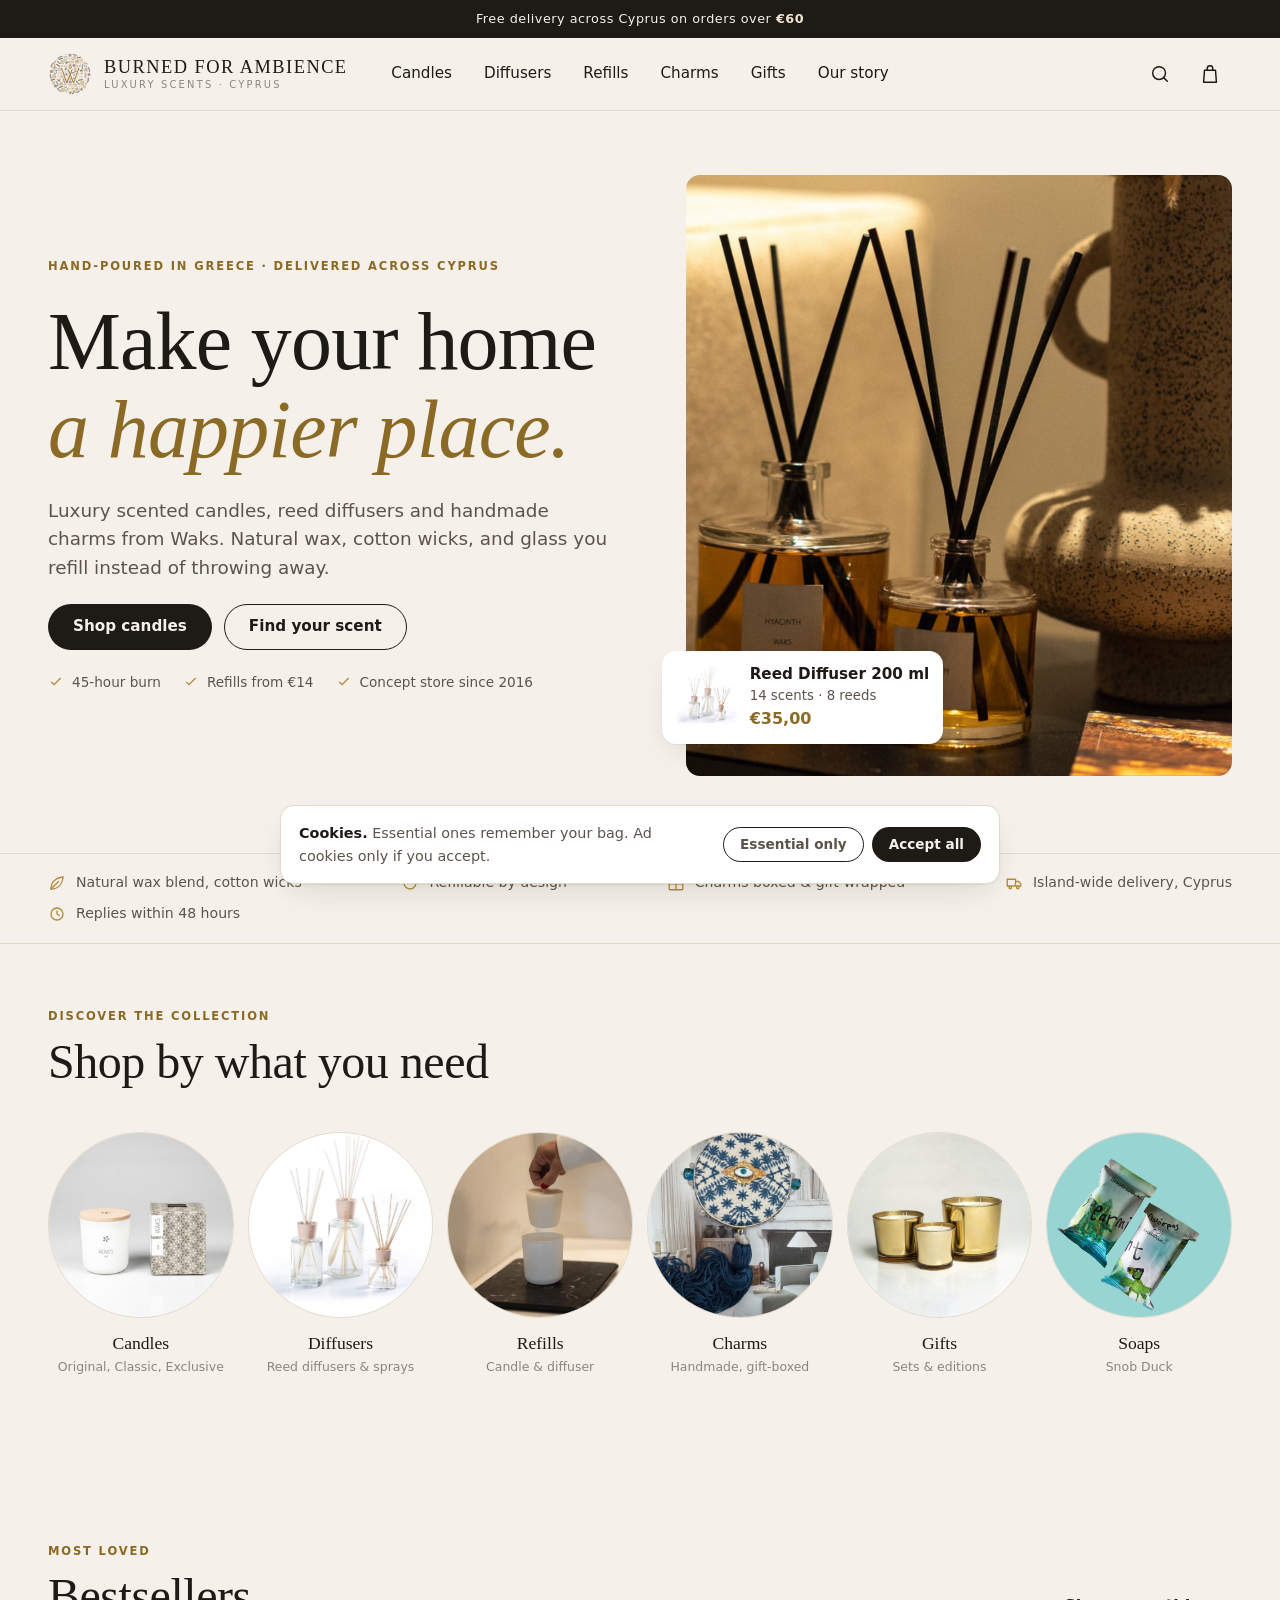
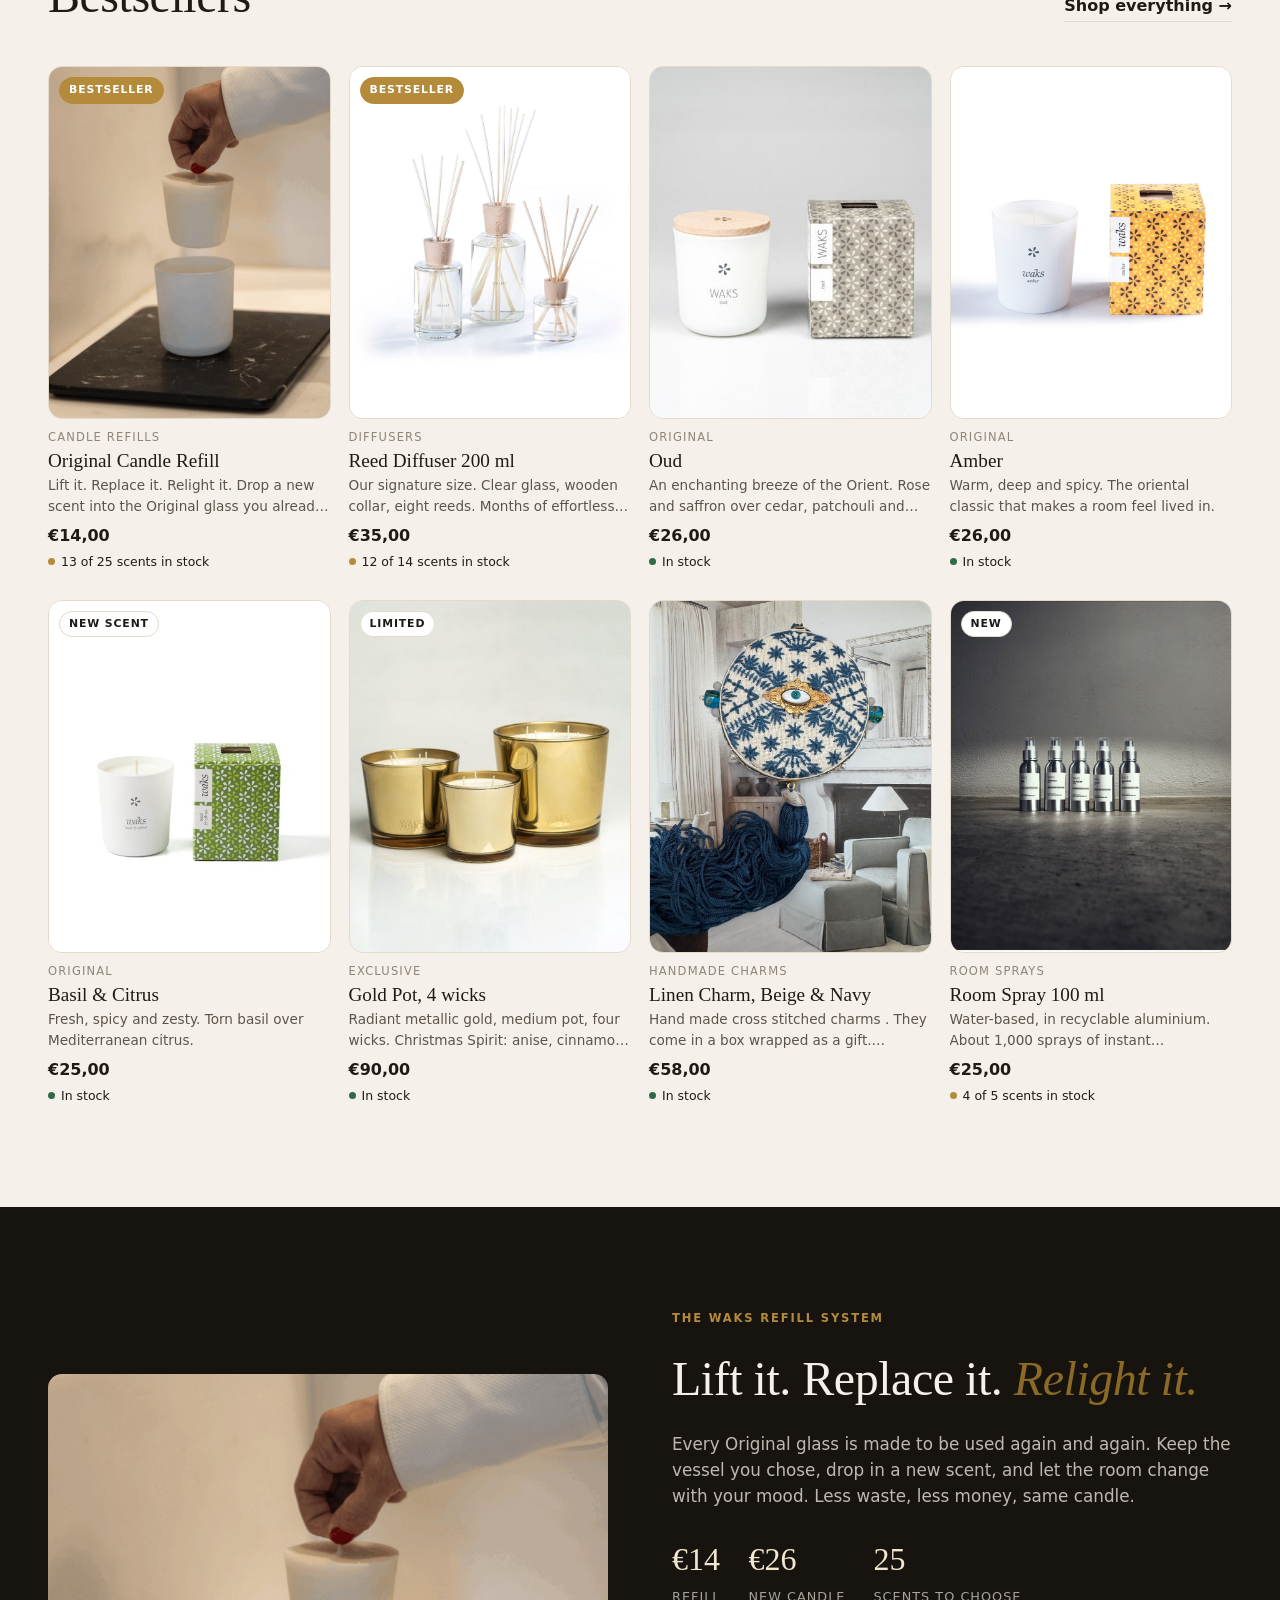
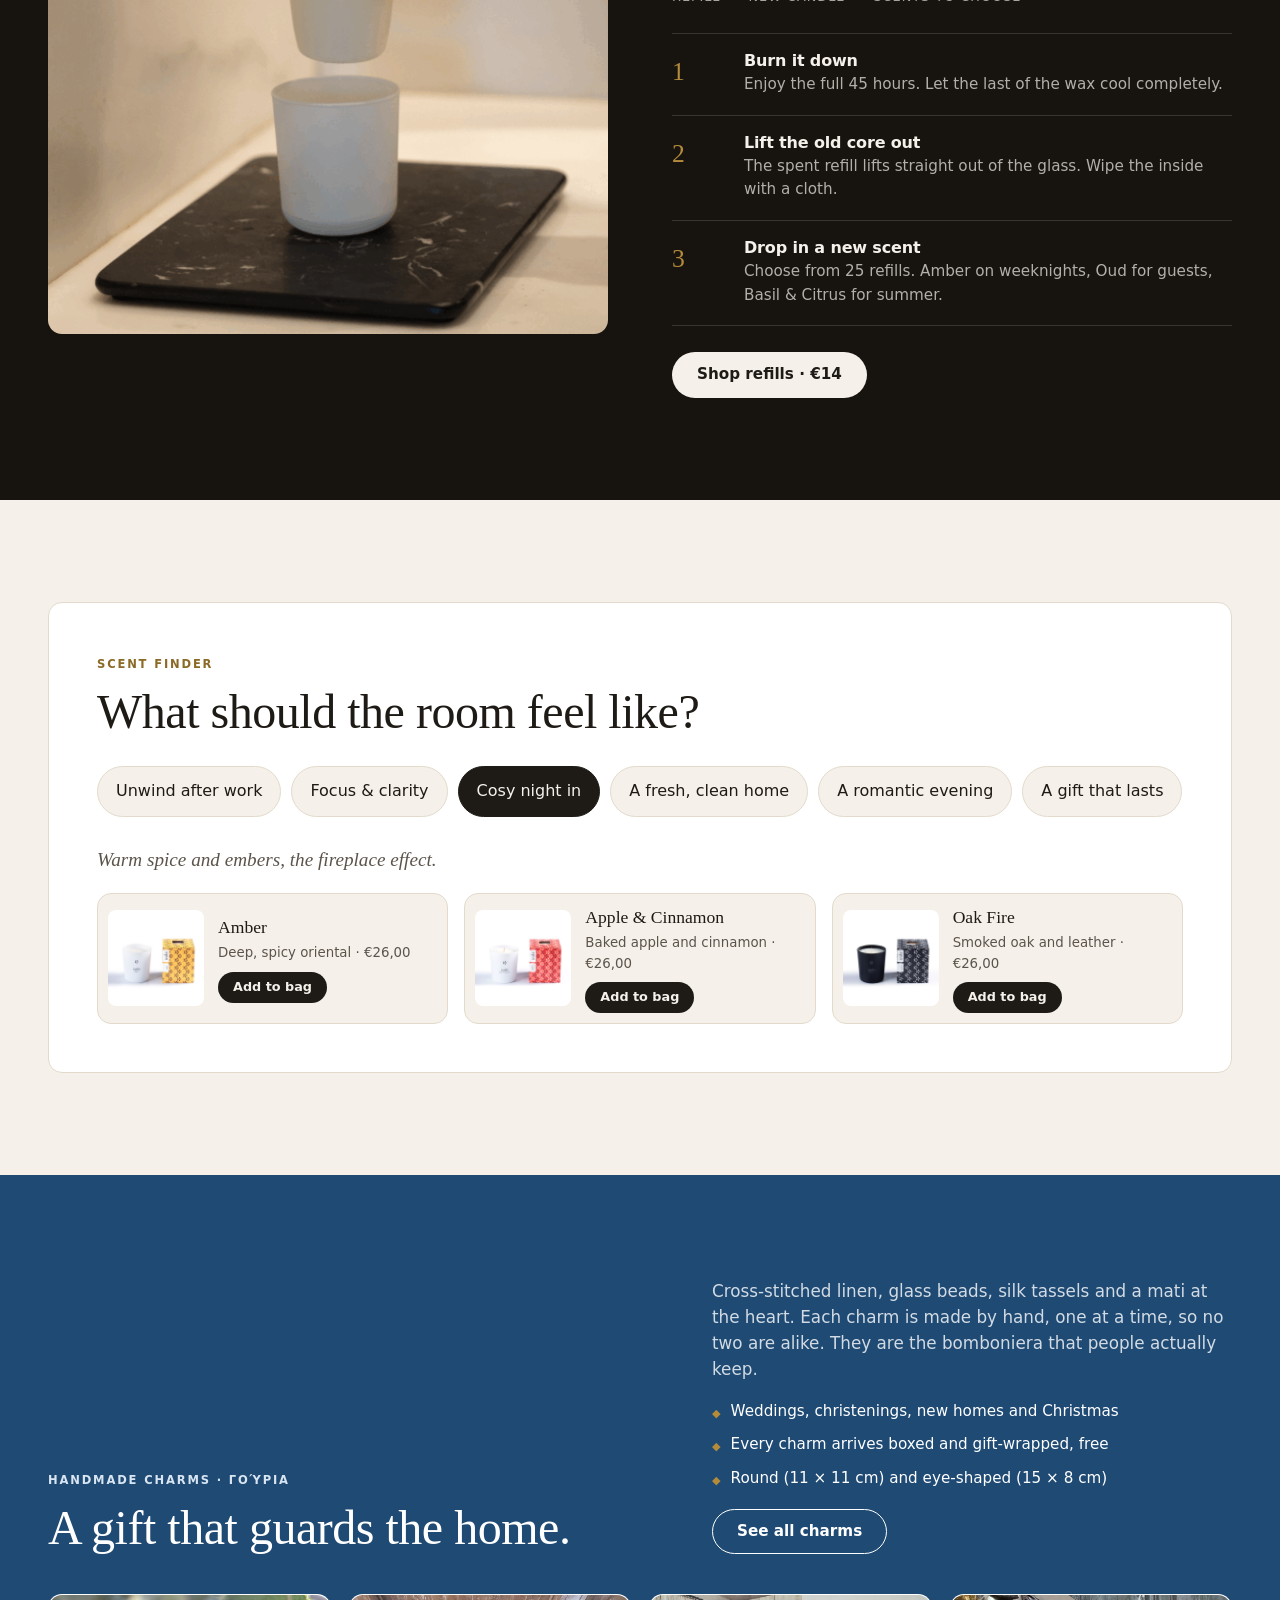
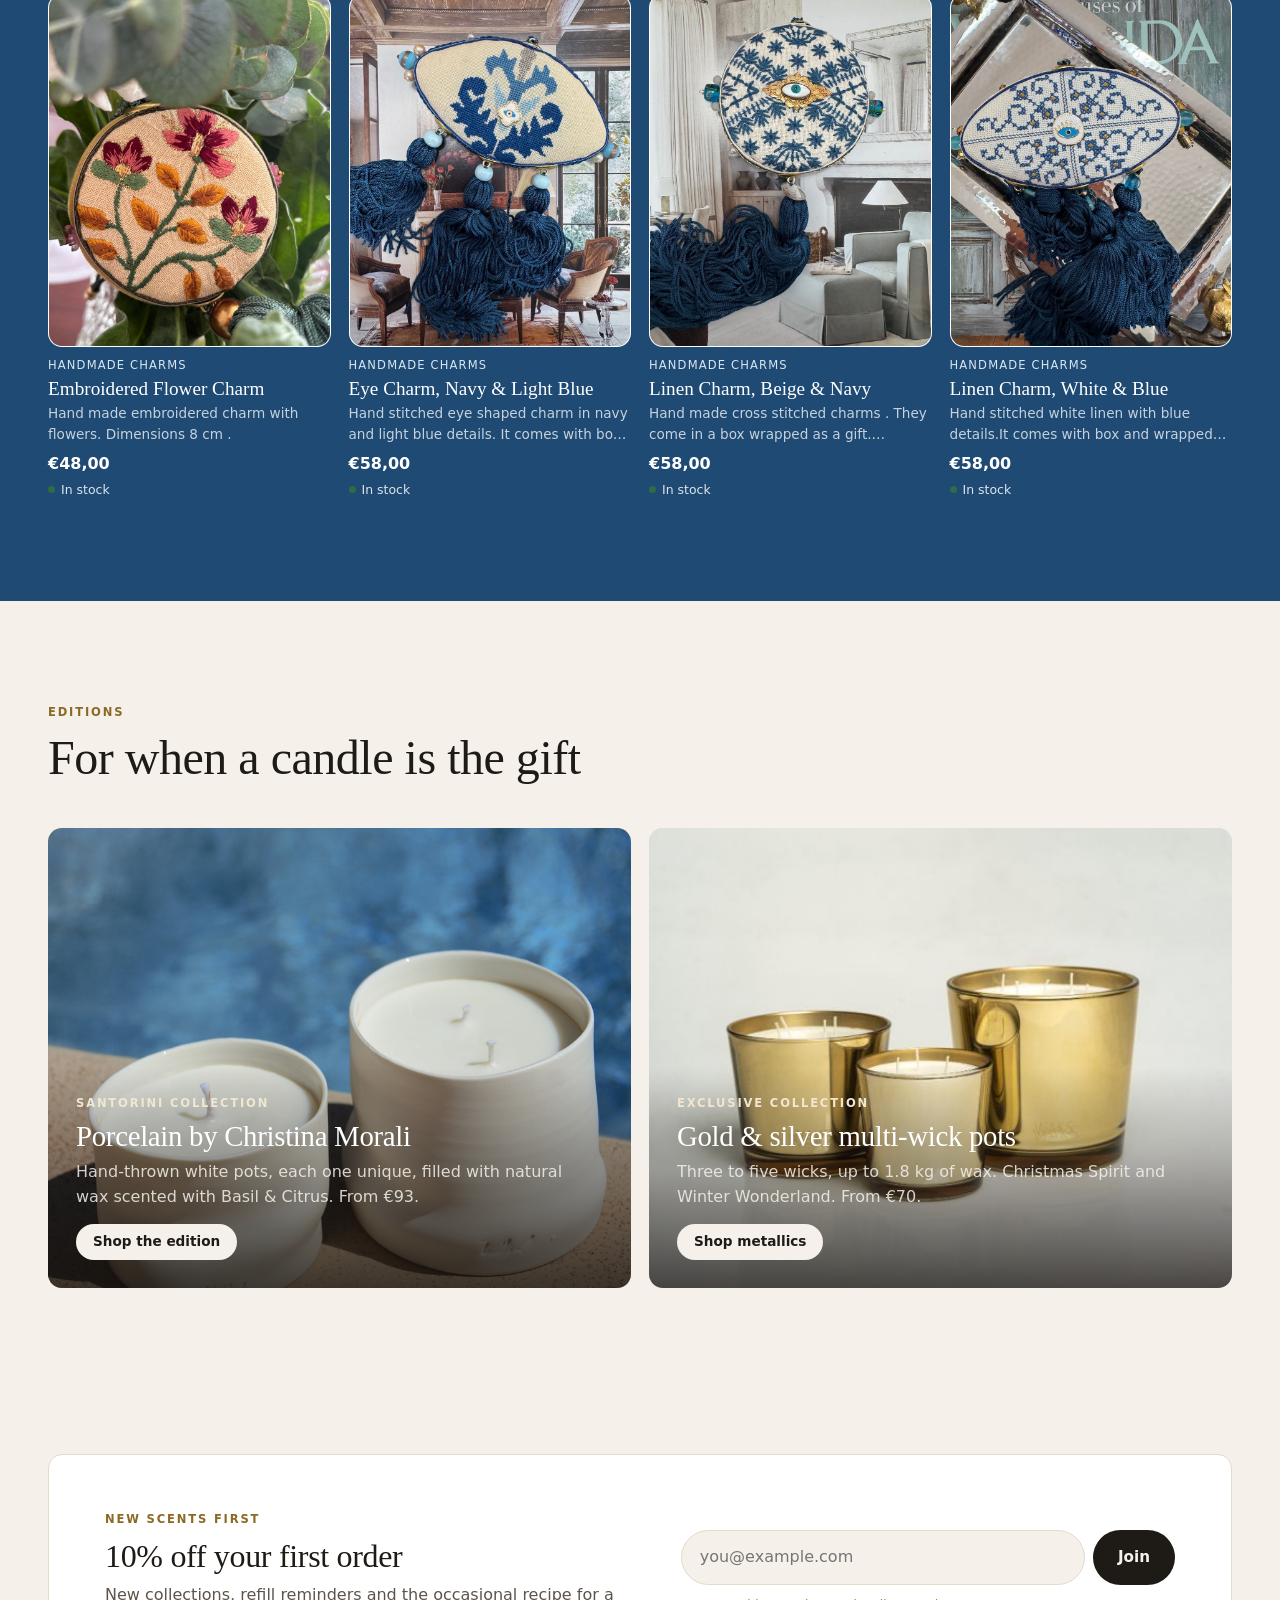
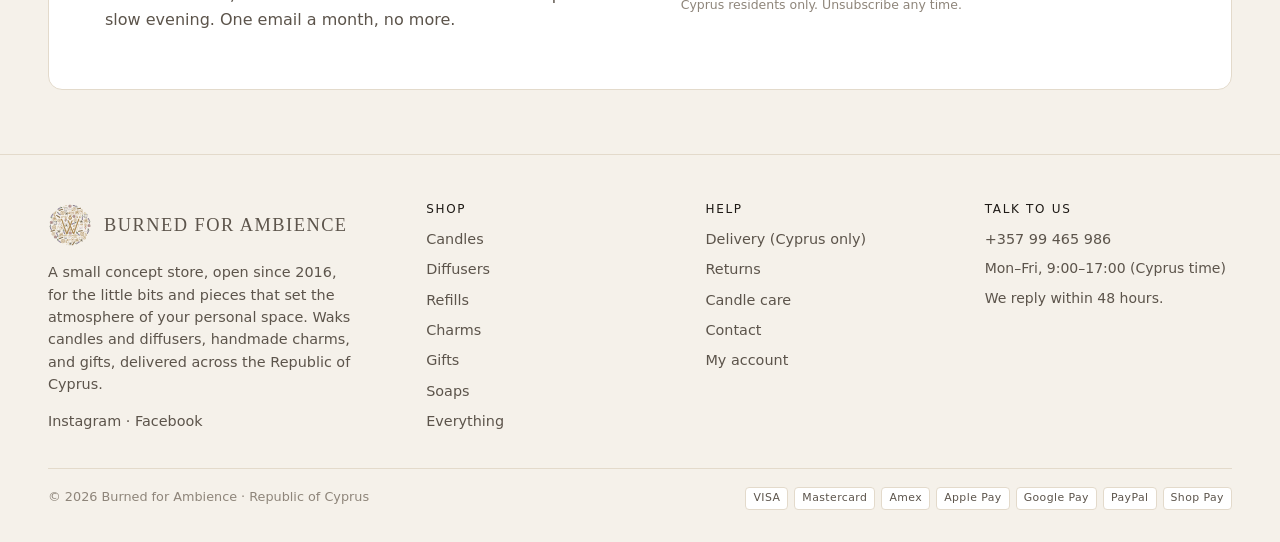
<file: index.html>
<!doctype html>
<html lang="en">
<head>
<meta charset="utf-8">
<meta name="viewport" content="width=device-width, initial-scale=1, viewport-fit=cover">
<title>Burned for Ambience</title>
<meta name="description" content="Luxury scented candles, reed diffusers, refills and handmade charms by Waks. A Cyprus concept store since 2016. Delivered across the Republic of Cyprus.">
<link rel="icon" href="assets/favicon.png">
<link rel="canonical" href="https://burnedforambience.com/">
<meta name="theme-color" content="#F5F1EA">
<meta http-equiv="Content-Security-Policy" content="default-src 'self'; script-src 'self' https://connect.facebook.net https://www.googletagmanager.com https://www.googleadservices.com https://analytics.tiktok.com; style-src 'self' 'unsafe-inline' https://fonts.googleapis.com; font-src https://fonts.gstatic.com; img-src 'self' data: https://www.facebook.com https://www.google.com https://www.google-analytics.com https://googleads.g.doubleclick.net https://www.googleadservices.com https://analytics.tiktok.com; connect-src 'self' https://www.facebook.com https://www.google-analytics.com https://analytics.google.com https://stats.g.doubleclick.net https://www.googletagmanager.com https://googleads.g.doubleclick.net https://www.google.com https://analytics.tiktok.com; frame-src https://td.doubleclick.net https://www.googletagmanager.com; base-uri 'self'; object-src 'none'; form-action 'self' https://burnedforambience.com">
<meta property="og:type" content="website">
<meta property="og:site_name" content="Burned for Ambience">
<meta property="og:title" content="Burned for Ambience · Luxury scented candles, diffusers & handmade charms, Cyprus">
<meta property="og:description" content="Waks candles with a 45-hour burn, reed diffusers, refills from €14 and handmade evil-eye charms. A Cyprus concept store since 2016. Island-wide delivery.">
<meta property="og:image" content="https://burnedforambience.com/assets/img/diffusers-200ml-1.jpg">
<meta property="og:locale" content="en_CY">
<meta name="twitter:card" content="summary_large_image">
<meta name="twitter:title" content="Burned for Ambience · Luxury scented candles, diffusers & handmade charms, Cyprus">
<meta name="twitter:description" content="Waks candles with a 45-hour burn, reed diffusers, refills from €14 and handmade evil-eye charms. A Cyprus concept store since 2016. Island-wide delivery.">
<meta name="twitter:image" content="https://burnedforambience.com/assets/img/diffusers-200ml-1.jpg">
<link rel="preconnect" href="https://fonts.googleapis.com">
<link rel="preconnect" href="https://fonts.gstatic.com" crossorigin>
<link rel="stylesheet" href="https://fonts.googleapis.com/css2?family=Fraunces:ital,opsz,wght@0,9..144,300..700;1,9..144,300..700&family=Figtree:wght@400;500;600;700&display=swap">
<link rel="stylesheet" href="css/style.css">
<script type="application/ld+json">
{"@context":"https://schema.org","@graph":[
 {"@type":"Store","@id":"https://burnedforambience.com/#store","name":"Burned for Ambience","url":"https://burnedforambience.com/","logo":"https://burnedforambience.com/assets/logo.png","image":"https://burnedforambience.com/assets/img/diffusers-200ml-1.jpg","telephone":"+357 99465986","foundingDate":"2016","areaServed":{"@type":"Country","name":"Cyprus"},"currenciesAccepted":"EUR","priceRange":"€8–€145","openingHoursSpecification":{"@type":"OpeningHoursSpecification","dayOfWeek":["Monday","Tuesday","Wednesday","Thursday","Friday"],"opens":"09:00","closes":"17:00"},"sameAs":["https://www.instagram.com/w.burnedforambience/","https://www.facebook.com/wburnedforambience"]},
 {"@type":"WebSite","url":"https://burnedforambience.com/","name":"Burned for Ambience","potentialAction":{"@type":"SearchAction","target":"https://burnedforambience.com/search?q={q}","query-input":"required name=q"}}
]}
</script>
</head>
<body data-page="home">
<div id="site-header"></div>

<main>
  <!-- Hero -->
  <section class="hero">
    <div class="wrap hero__grid">
      <div class="hero__copy">
        <span class="eyebrow">Hand-poured in Greece · Delivered across Cyprus</span>
        <h1>Make your home <em class="accent">a happier place.</em></h1>
        <p class="lede">Luxury scented candles, reed diffusers and handmade charms from Waks. Natural wax, cotton wicks, and glass you refill instead of throwing away.</p>
        <div class="hero__ctas">
          <a class="btn btn--primary" href="shop.html#candles">Shop candles</a>
          <a class="btn btn--ghost" href="#finder">Find your scent</a>
        </div>
        <div class="hero__proof"><ul>
          <li><svg viewBox="0 0 24 24"><path d="m5 12 4 4L19 6"/></svg>45-hour burn</li>
          <li><svg viewBox="0 0 24 24"><path d="m5 12 4 4L19 6"/></svg>Refills from €14</li>
          <li><svg viewBox="0 0 24 24"><path d="m5 12 4 4L19 6"/></svg>Concept store since 2016</li>
        </ul></div>
      </div>
      <div class="hero__visual">
        <div class="hero__img"><img src="assets/img/diffusers-200ml-1.jpg" alt="Two Waks Hyacinth reed diffusers glowing on a bedside table" fetchpriority="high"></div>
        <a class="hero__card" href="product.html#diffusers-200ml">
          <img src="assets/img/diffusers-200ml-0.jpg" alt="">
          <div><b>Reed Diffuser 200 ml</b><small>14 scents · 8 reeds</small><span class="price">€35,00</span></div>
        </a>
      </div>
    </div>
  </section>

  <!-- Trust strip -->
  <div class="trust"><div class="wrap"><ul>
    <li><svg viewBox="0 0 24 24"><path d="M4 20c0-9 6-15 16-16-1 10-7 16-16 16z"/><path d="M4 20c4-4 7-7 10-10"/></svg>Natural wax blend, cotton wicks</li>
    <li><svg viewBox="0 0 24 24"><path d="M20 12a8 8 0 1 1-2.3-5.7"/><path d="M20 4v5h-5"/></svg>Refillable by design</li>
    <li><svg viewBox="0 0 24 24"><rect x="3" y="9" width="18" height="12" rx="1"/><path d="M3 13h18M12 9v12"/></svg>Charms boxed &amp; gift-wrapped</li>
    <li><svg viewBox="0 0 24 24"><path d="M3 7h11v9H3zM14 10h4l3 3v3h-7z"/><circle cx="7" cy="18" r="1.6"/><circle cx="17" cy="18" r="1.6"/></svg>Island-wide delivery, Cyprus</li>
    <li><svg viewBox="0 0 24 24"><circle cx="12" cy="12" r="8"/><path d="M12 8v4l3 2"/></svg>Replies within 48 hours</li>
  </ul></div></div>

  <!-- Categories -->
  <section class="section section--tight">
    <div class="wrap">
      <div class="section-head"><div><span class="eyebrow">Discover the collection</span><h2>Shop by what you need</h2></div></div>
      <div class="cats reveal" id="cats"></div>
    </div>
  </section>

  <!-- Bestsellers -->
  <section class="section">
    <div class="wrap">
      <div class="section-head">
        <div><span class="eyebrow">Most loved</span><h2>Bestsellers</h2></div>
        <a class="link-arrow" href="shop.html#all">Shop everything →</a>
      </div>
      <div class="grid reveal" id="bestsellers"></div>
    </div>
  </section>

  <!-- Refill chapter -->
  <section class="refill section">
    <div class="wrap refill__grid">
      <div class="refill__img reveal"><img src="assets/img/waks-original-refills-0.png" alt="A hand lowering a new wax refill into a white Waks candle glass" loading="lazy"></div>
      <div class="refill__copy">
        <span class="eyebrow">The Waks refill system</span>
        <h2>Lift it. Replace it. <em class="accent">Relight it.</em></h2>
        <p style="color:rgba(245,241,234,.75);font-size:1.05rem;max-width:34em">Every Original glass is made to be used again and again. Keep the vessel you chose, drop in a new scent, and let the room change with your mood. Less waste, less money, same candle.</p>
        <div class="saving">
          <div><b>€14</b><small>Refill</small></div>
          <div><b>€26</b><small>New candle</small></div>
          <div><b>25</b><small>Scents to choose</small></div>
        </div>
        <div class="steps">
          <div class="step"><b>1</b><div><h4>Burn it down</h4><p>Enjoy the full 45 hours. Let the last of the wax cool completely.</p></div></div>
          <div class="step"><b>2</b><div><h4>Lift the old core out</h4><p>The spent refill lifts straight out of the glass. Wipe the inside with a cloth.</p></div></div>
          <div class="step"><b>3</b><div><h4>Drop in a new scent</h4><p>Choose from 25 refills. Amber on weeknights, Oud for guests, Basil &amp; Citrus for summer.</p></div></div>
        </div>
        <div><a class="btn btn--light" href="product.html#waks-original-refills">Shop refills · €14</a></div>
      </div>
    </div>
  </section>

  <!-- Scent finder -->
  <section class="section" id="finder-section">
    <div class="wrap"><div class="finder reveal" id="finder"></div></div>
  </section>

  <!-- Charms chapter -->
  <section class="charms section">
    <div class="wrap">
      <div class="charms__intro">
        <div>
          <span class="eyebrow">Handmade charms · Γούρια</span>
          <h2 style="margin-top:10px">A gift that guards the home.</h2>
        </div>
        <div style="display:grid;gap:18px">
          <p>Cross-stitched linen, glass beads, silk tassels and a mati at the heart. Each charm is made by hand, one at a time, so no two are alike. They are the bomboniera that people actually keep.</p>
          <ul class="charms__points">
            <li>Weddings, christenings, new homes and Christmas</li>
            <li>Every charm arrives boxed and gift-wrapped, free</li>
            <li>Round (11 × 11 cm) and eye-shaped (15 × 8 cm)</li>
          </ul>
          <div><a class="btn btn--ghost" href="shop.html#charms">See all charms</a></div>
        </div>
      </div>
      <div class="grid reveal" id="charm-grid"></div>
    </div>
  </section>

  <!-- Editorial two-up -->
  <section class="section">
    <div class="wrap">
      <div class="section-head"><div><span class="eyebrow">Editions</span><h2>For when a candle is the gift</h2></div></div>
      <div class="feature reveal">
        <a class="feature__tile" href="product.html#santorini-porcelain-pots">
          <img src="assets/img/santorini-porcelain-pots-2.jpg" alt="Two white porcelain candle pots beside a blue pool" loading="lazy">
          <div><span class="eyebrow">Santorini collection</span><h3>Porcelain by Christina Morali</h3><p>Hand-thrown white pots, each one unique, filled with natural wax scented with Basil &amp; Citrus. From €93.</p><span class="btn btn--light btn--sm">Shop the edition</span></div>
        </a>
        <a class="feature__tile" href="shop.html#gifts">
          <img src="assets/img/xmas-2025-collection-gold-4-wicks-candles-0.jpg" alt="Three gold metallic multi-wick candle pots" loading="lazy">
          <div><span class="eyebrow">Exclusive collection</span><h3>Gold &amp; silver multi-wick pots</h3><p>Three to five wicks, up to 1.8 kg of wax. Christmas Spirit and Winter Wonderland. From €70.</p><span class="btn btn--light btn--sm">Shop metallics</span></div>
        </a>
      </div>
    </div>
  </section>

  <!-- Newsletter -->
  <section class="section section--tight">
    <div class="wrap">
      <div class="news reveal">
        <div style="display:grid;gap:10px">
          <span class="eyebrow">New scents first</span>
          <h2 style="font-size:2rem">10% off your first order</h2>
          <p class="muted">New collections, refill reminders and the occasional recipe for a slow evening. One email a month, no more.</p>
        </div>
        <form id="news-form" novalidate>
          <label class="sr-only" for="news-email">Email</label>
          <div class="row"><input type="email" id="news-email" placeholder="you@example.com" required><button class="btn btn--primary" type="submit">Join</button></div>
          <p class="fine">Cyprus residents only. Unsubscribe any time.</p>
        </form>
      </div>
    </div>
  </section>
</main>

<div id="site-footer"></div>
<script src="js/tracking.js"></script>
<script src="js/products.js"></script>
<script src="js/app.js"></script>
</body>
</html>
</file>
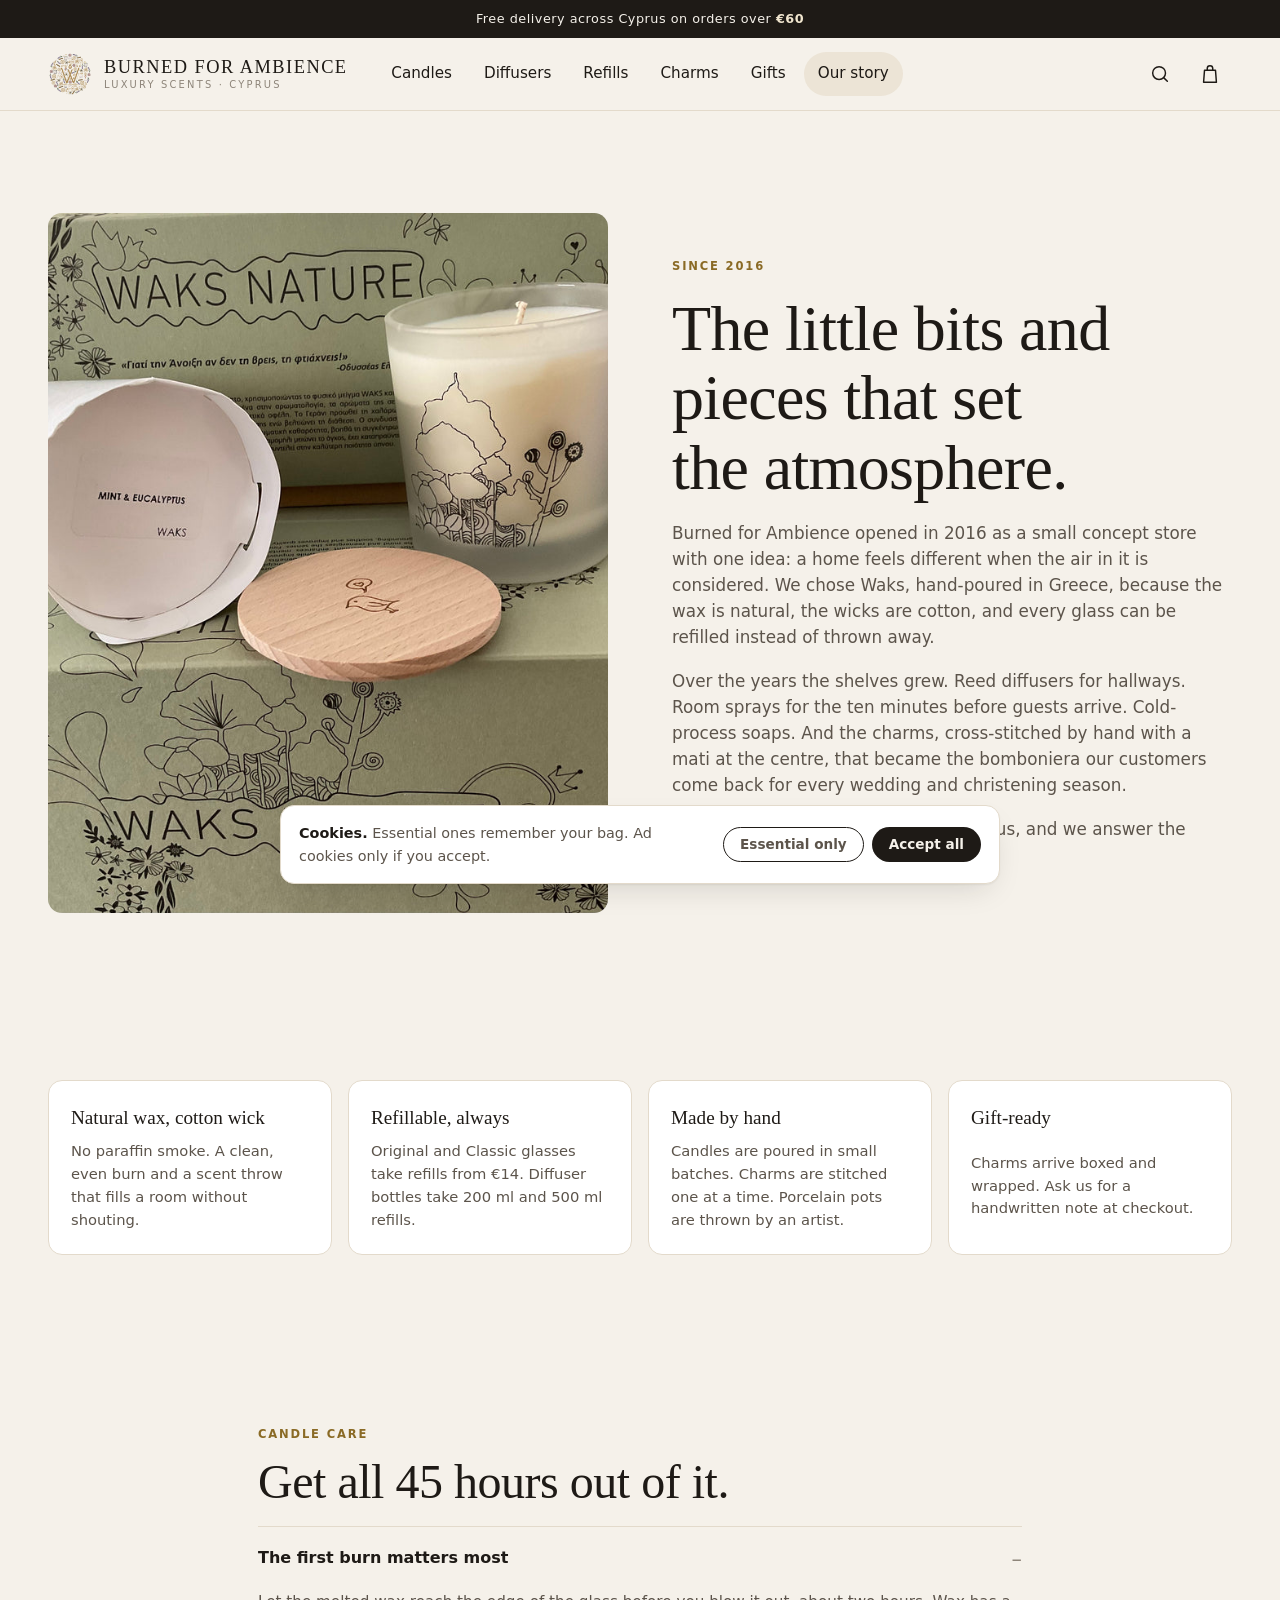
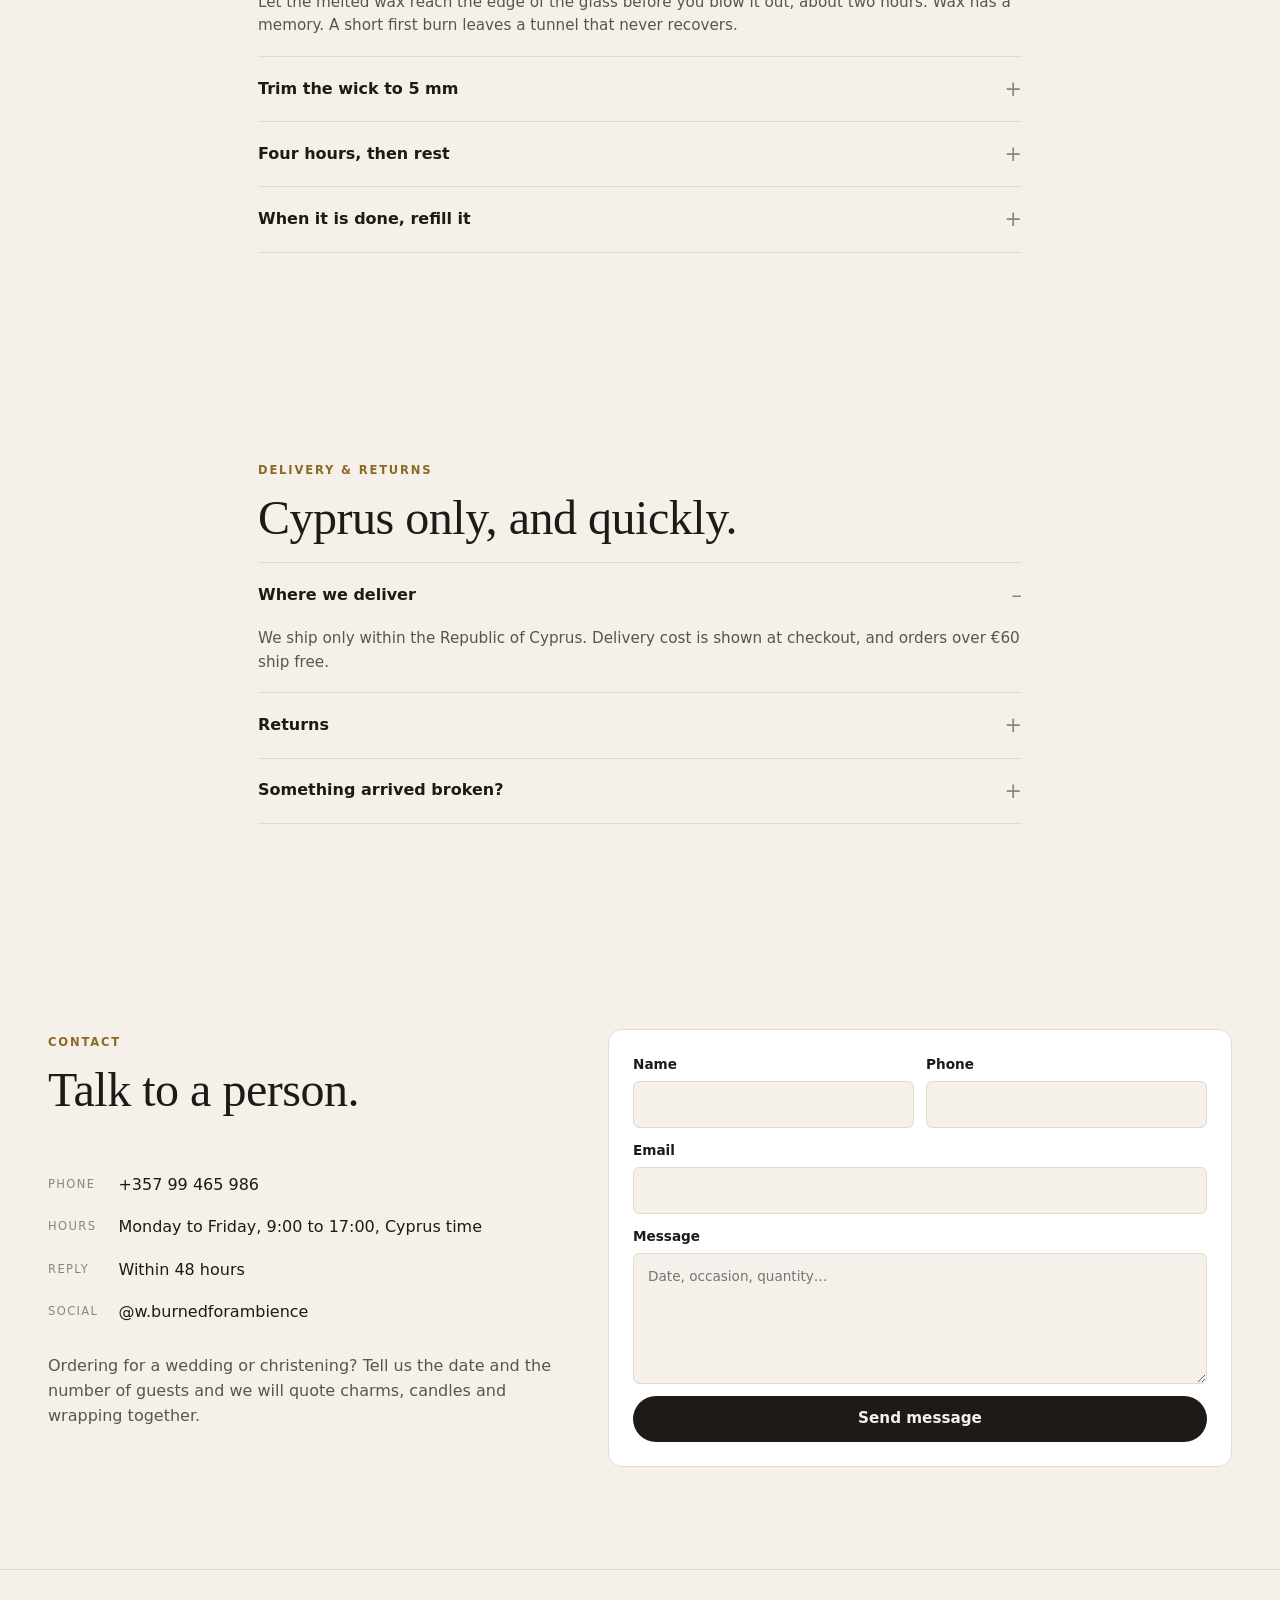
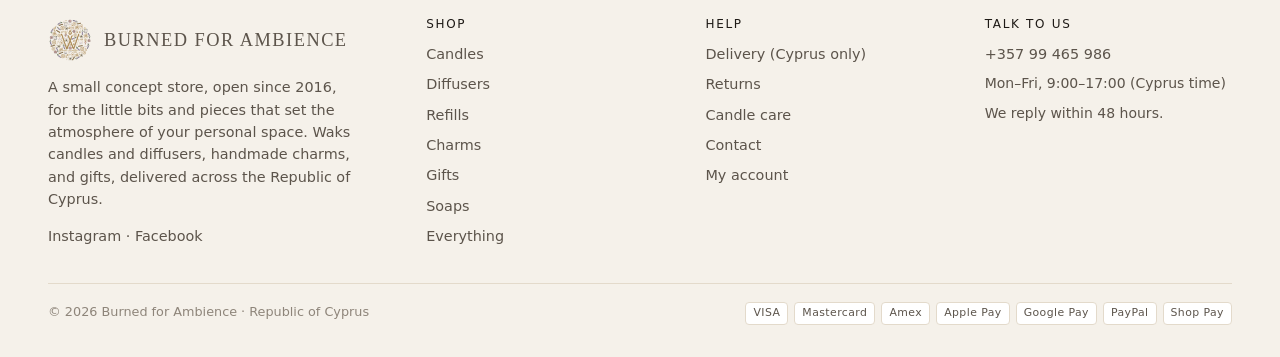
<file: about.html>
<!doctype html>
<html lang="en">
<head>
<meta charset="utf-8">
<meta name="viewport" content="width=device-width, initial-scale=1, viewport-fit=cover">
<title>Our story · Burned for Ambience</title>
<meta name="description" content="A Cyprus concept store since 2016. Waks candles and diffusers, handmade charms, and the people behind Burned for Ambience.">
<link rel="icon" href="assets/favicon.png">
<link rel="canonical" href="https://burnedforambience.com/about.html">
<meta name="theme-color" content="#F5F1EA">
<meta http-equiv="Content-Security-Policy" content="default-src 'self'; script-src 'self' https://connect.facebook.net https://www.googletagmanager.com https://www.googleadservices.com https://analytics.tiktok.com; style-src 'self' 'unsafe-inline' https://fonts.googleapis.com; font-src https://fonts.gstatic.com; img-src 'self' data: https://www.facebook.com https://www.google.com https://www.google-analytics.com https://googleads.g.doubleclick.net https://www.googleadservices.com https://analytics.tiktok.com; connect-src 'self' https://www.facebook.com https://www.google-analytics.com https://analytics.google.com https://stats.g.doubleclick.net https://www.googletagmanager.com https://googleads.g.doubleclick.net https://www.google.com https://analytics.tiktok.com; frame-src https://td.doubleclick.net https://www.googletagmanager.com; base-uri 'self'; object-src 'none'; form-action 'self' https://burnedforambience.com">
<meta property="og:type" content="website">
<meta property="og:site_name" content="Burned for Ambience">
<meta property="og:title" content="Our story · Burned for Ambience">
<meta property="og:description" content="A Cyprus concept store since 2016. Candle care, delivery, returns and how to reach us.">
<meta property="og:image" content="https://burnedforambience.com/assets/img/waks-nature-candle-refills-1-1.jpg">
<meta property="og:locale" content="en_CY">
<meta name="twitter:card" content="summary_large_image">
<meta name="twitter:title" content="Our story · Burned for Ambience">
<meta name="twitter:description" content="A Cyprus concept store since 2016. Candle care, delivery, returns and how to reach us.">
<meta name="twitter:image" content="https://burnedforambience.com/assets/img/waks-nature-candle-refills-1-1.jpg">
<link rel="preconnect" href="https://fonts.googleapis.com">
<link rel="preconnect" href="https://fonts.gstatic.com" crossorigin>
<link rel="stylesheet" href="https://fonts.googleapis.com/css2?family=Fraunces:ital,opsz,wght@0,9..144,300..700;1,9..144,300..700&family=Figtree:wght@400;500;600;700&display=swap">
<link rel="stylesheet" href="css/style.css">
</head>
<body data-page="about">
<div id="site-header"></div>

<main>
  <section class="section">
    <div class="wrap story">
      <div class="story__img reveal"><img src="assets/img/waks-nature-candle-refills-1-1.jpg" alt="A Waks Nature candle with its wooden lid and illustrated box"></div>
      <div class="story__copy">
        <span class="eyebrow">Since 2016</span>
        <h1 style="font-size:clamp(2.4rem,5vw,4rem)">The little bits and pieces that set the atmosphere.</h1>
        <p>Burned for Ambience opened in 2016 as a small concept store with one idea: a home feels different when the air in it is considered. We chose Waks, hand-poured in Greece, because the wax is natural, the wicks are cotton, and every glass can be refilled instead of thrown away.</p>
        <p>Over the years the shelves grew. Reed diffusers for hallways. Room sprays for the ten minutes before guests arrive. Cold-process soaps. And the charms, cross-stitched by hand with a mati at the centre, that became the bomboniera our customers come back for every wedding and christening season.</p>
        <p>We deliver across the Republic of Cyprus, and we answer the phone.</p>
      </div>
    </div>
  </section>

  <section class="section section--tight">
    <div class="wrap">
      <div class="values reveal">
        <div class="value"><b>Natural wax, cotton wick</b><p>No paraffin smoke. A clean, even burn and a scent throw that fills a room without shouting.</p></div>
        <div class="value"><b>Refillable, always</b><p>Original and Classic glasses take refills from €14. Diffuser bottles take 200 ml and 500 ml refills.</p></div>
        <div class="value"><b>Made by hand</b><p>Candles are poured in small batches. Charms are stitched one at a time. Porcelain pots are thrown by an artist.</p></div>
        <div class="value"><b>Gift-ready</b><p>Charms arrive boxed and wrapped. Ask us for a handwritten note at checkout.</p></div>
      </div>
    </div>
  </section>

  <section class="section" id="care">
    <div class="wrap" style="max-width:860px">
      <span class="eyebrow">Candle care</span>
      <h2 style="margin:10px 0 18px">Get all 45 hours out of it.</h2>
      <div class="accordion">
        <details open><summary>The first burn matters most</summary><div class="acc-body"><p>Let the melted wax reach the edge of the glass before you blow it out, about two hours. Wax has a memory. A short first burn leaves a tunnel that never recovers.</p></div></details>
        <details><summary>Trim the wick to 5 mm</summary><div class="acc-body"><p>Before every burn. A long wick smokes, flickers and burns through scent too fast. Pinch the tip off with your fingers once it has cooled.</p></div></details>
        <details><summary>Four hours, then rest</summary><div class="acc-body"><p>Never burn for more than four hours at a time, and keep the candle away from drafts, curtains and children.</p></div></details>
        <details><summary>When it is done, refill it</summary><div class="acc-body"><p>Leave 5 mm of wax at the bottom, let it cool, lift the core out and drop in a refill. The glass is yours for years.</p></div></details>
      </div>
    </div>
  </section>

  <section class="section" id="delivery">
    <div class="wrap" style="max-width:860px">
      <span class="eyebrow">Delivery &amp; returns</span>
      <h2 style="margin:10px 0 18px">Cyprus only, and quickly.</h2>
      <div class="accordion">
        <details open><summary>Where we deliver</summary><div class="acc-body"><p>We ship only within the Republic of Cyprus. Delivery cost is shown at checkout, and orders over €60 ship free.</p></div></details>
        <details><summary>Returns</summary><div class="acc-body"><p>Unused items in their original packaging can be returned within 14 days of delivery. Call or message us first so we can arrange the pickup. Candles that have been lit and charms made to order cannot be returned.</p></div></details>
        <details><summary>Something arrived broken?</summary><div class="acc-body"><p>Send us a photo within 48 hours and we will replace it. Glass travels well in our boxes, but it happens.</p></div></details>
      </div>
    </div>
  </section>

  <section class="section" id="contact">
    <div class="wrap contact">
      <div class="contact__info">
        <div><span class="eyebrow">Contact</span><h2 style="margin-top:10px">Talk to a person.</h2></div>
        <dl>
          <dt>Phone</dt><dd>+357 99 465 986</dd>
          <dt>Hours</dt><dd>Monday to Friday, 9:00 to 17:00, Cyprus time</dd>
          <dt>Reply</dt><dd>Within 48 hours</dd>
          <dt>Social</dt><dd><a href="https://www.instagram.com/w.burnedforambience/" target="_blank" rel="noopener">@w.burnedforambience</a></dd>
        </dl>
        <p class="muted">Ordering for a wedding or christening? Tell us the date and the number of guests and we will quote charms, candles and wrapping together.</p>
      </div>
      <form class="form" id="contact-form" novalidate>
        <div class="two">
          <label>Name<input type="text" id="c-name" autocomplete="name"></label>
          <label>Phone<input type="tel" id="c-phone" autocomplete="tel"></label>
        </div>
        <label>Email<input type="email" id="c-email" autocomplete="email" required></label>
        <label>Message<textarea id="c-msg" rows="5" placeholder="Date, occasion, quantity…"></textarea></label>
        <button class="btn btn--primary" type="submit">Send message</button>
      </form>
    </div>
  </section>
</main>

<div id="site-footer"></div>
<script src="js/tracking.js"></script>
<script src="js/products.js"></script>
<script src="js/app.js"></script>
</body>
</html>
</file>
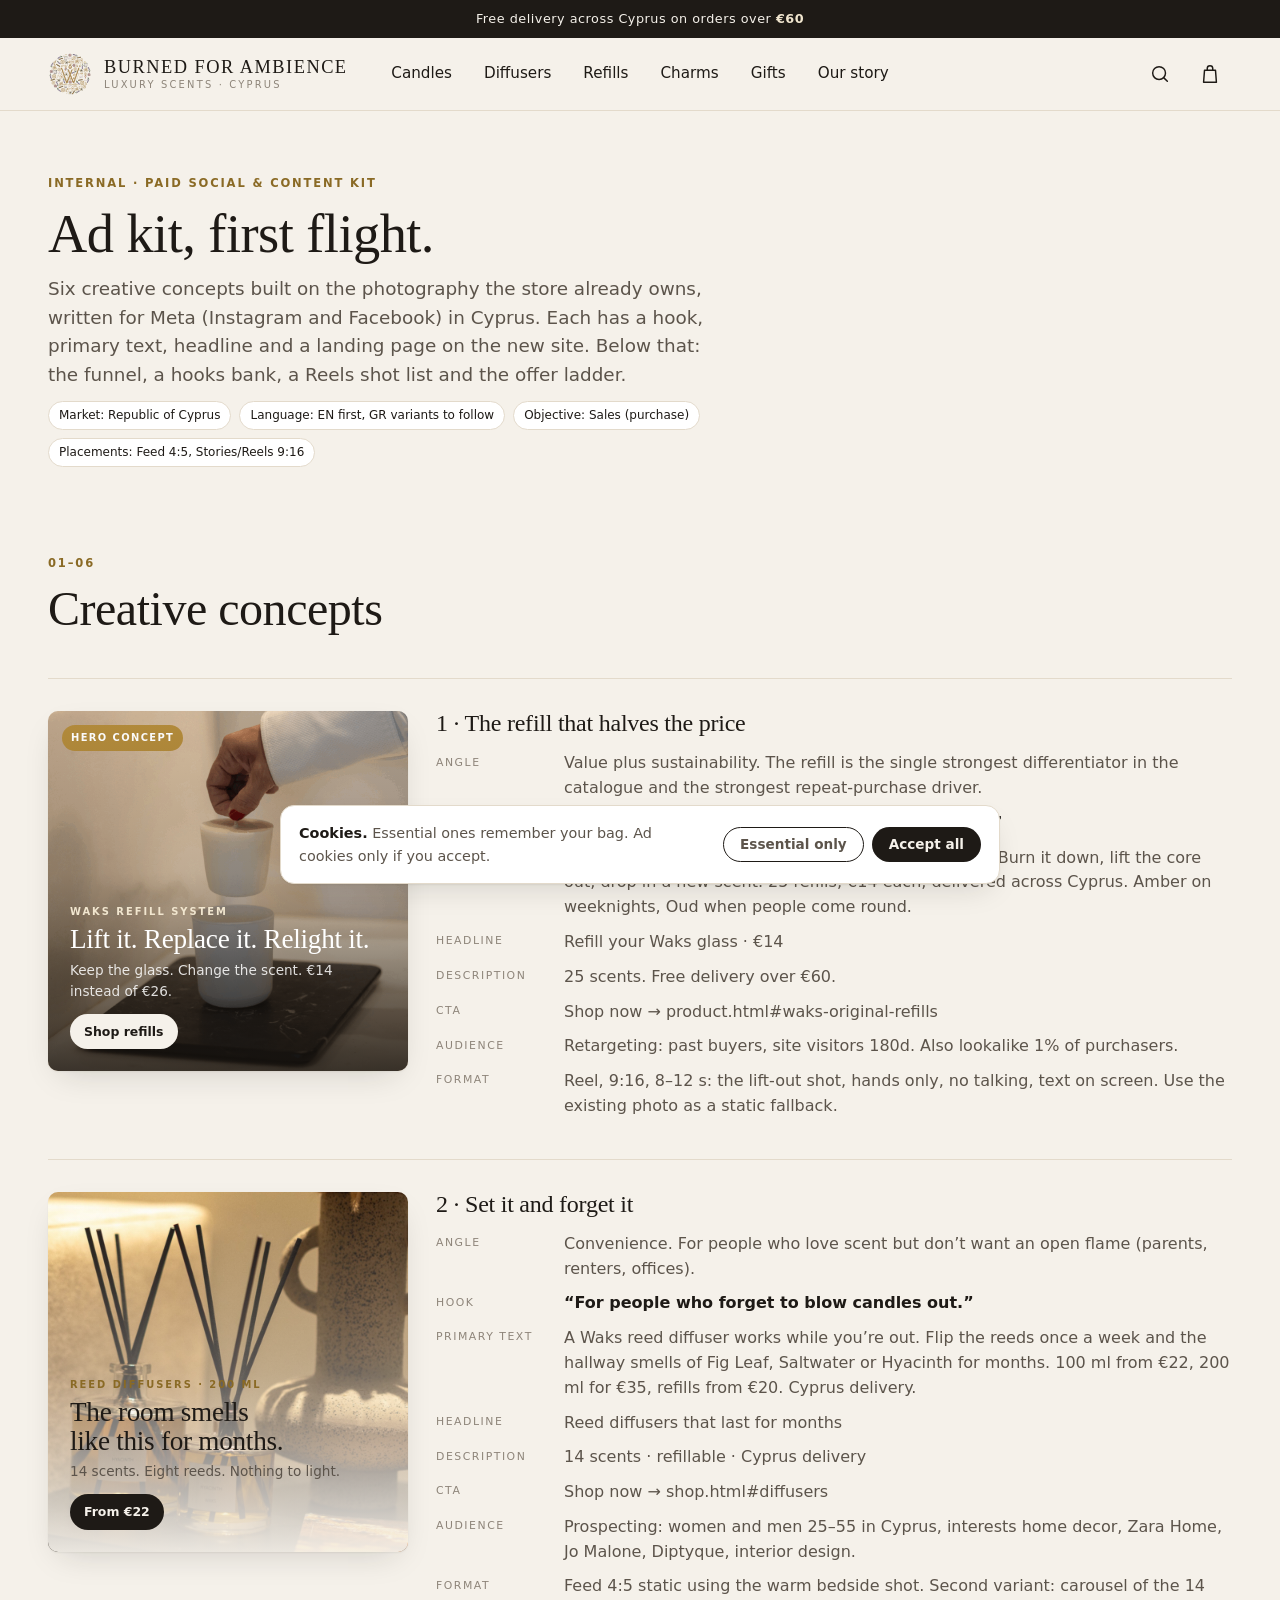
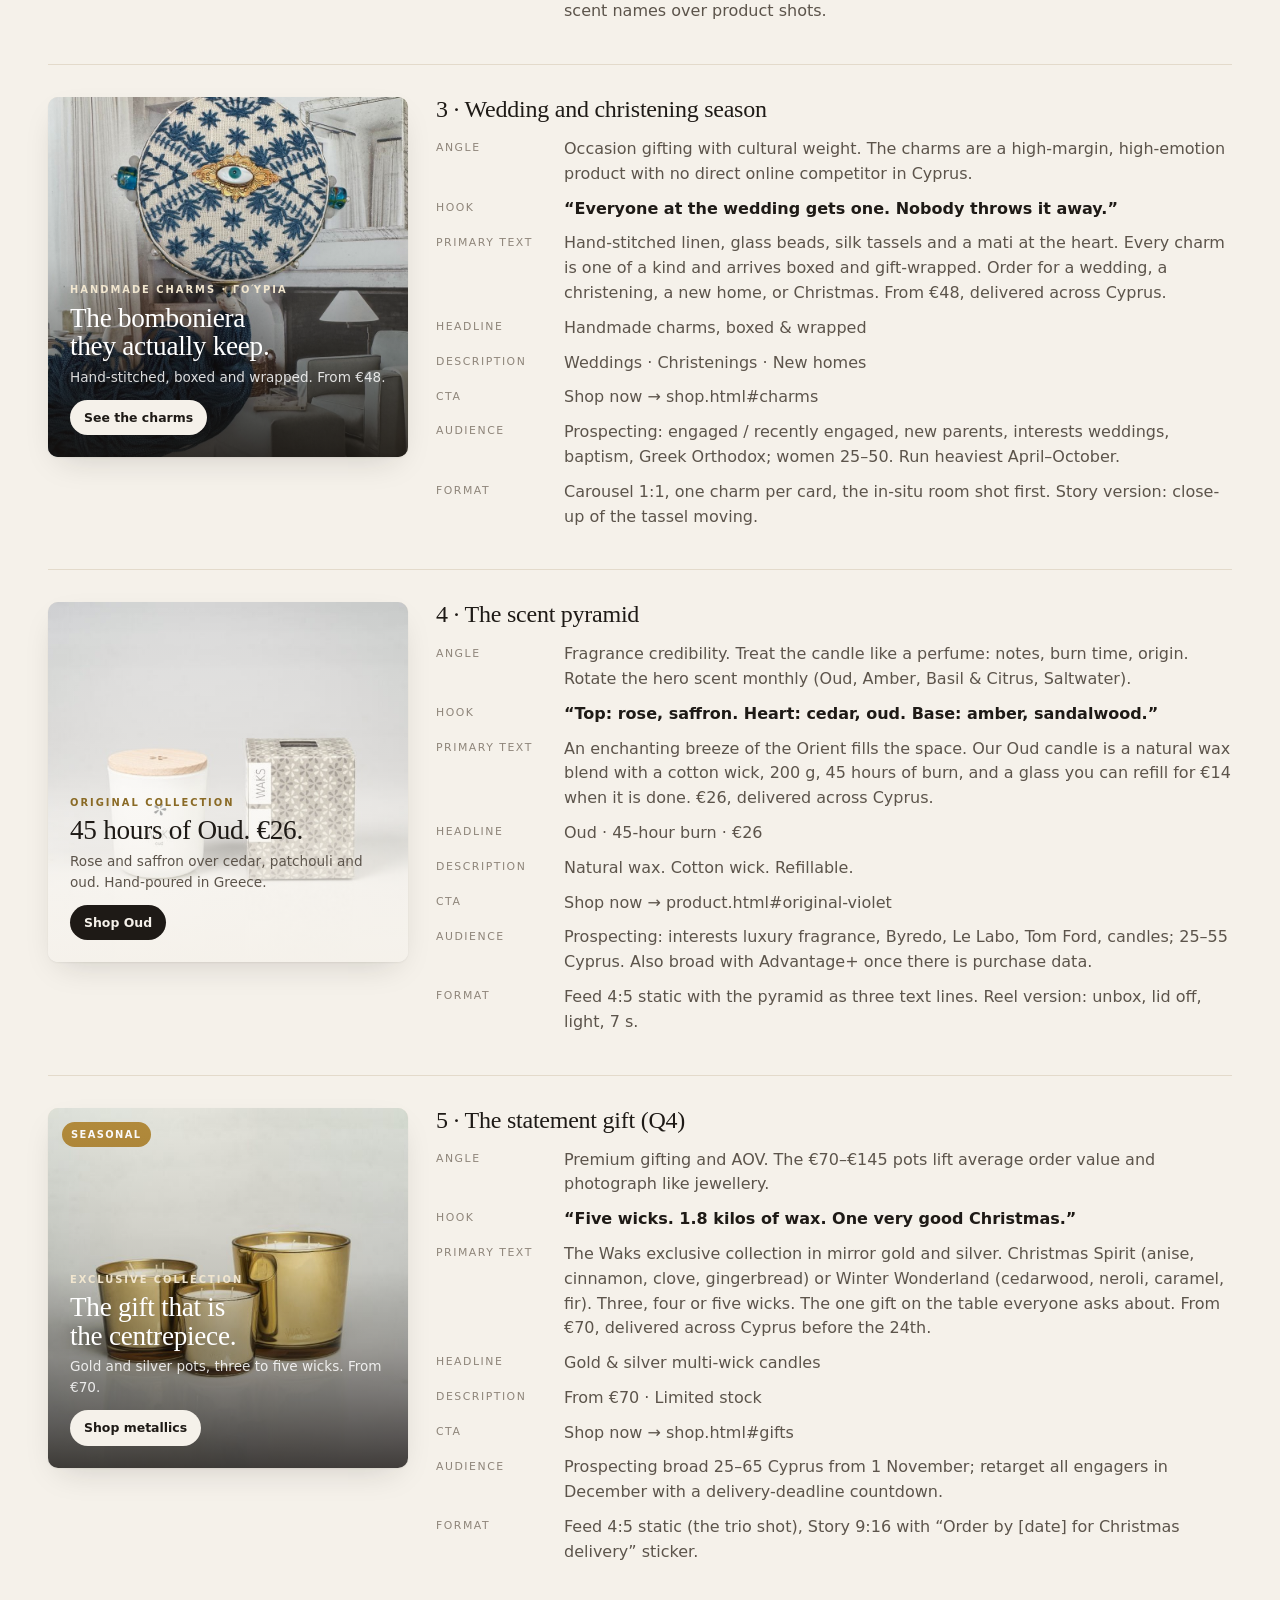
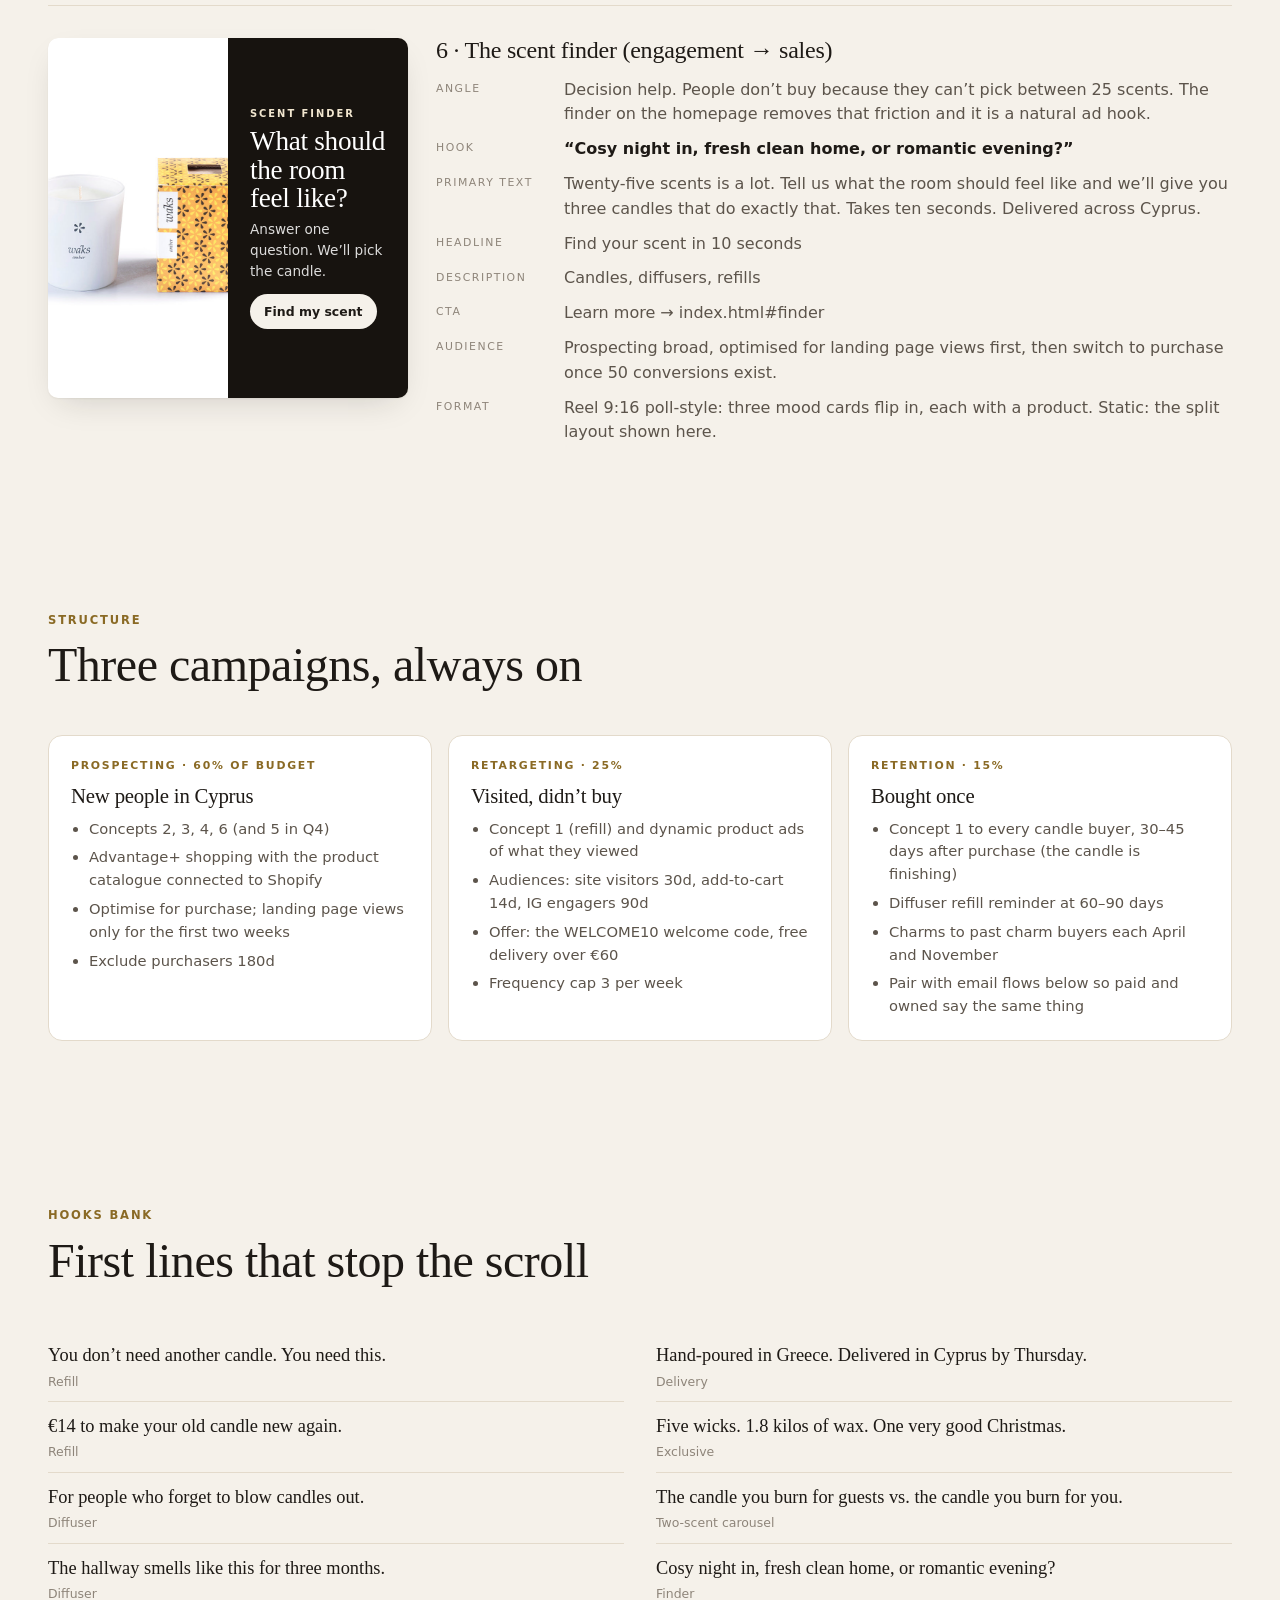
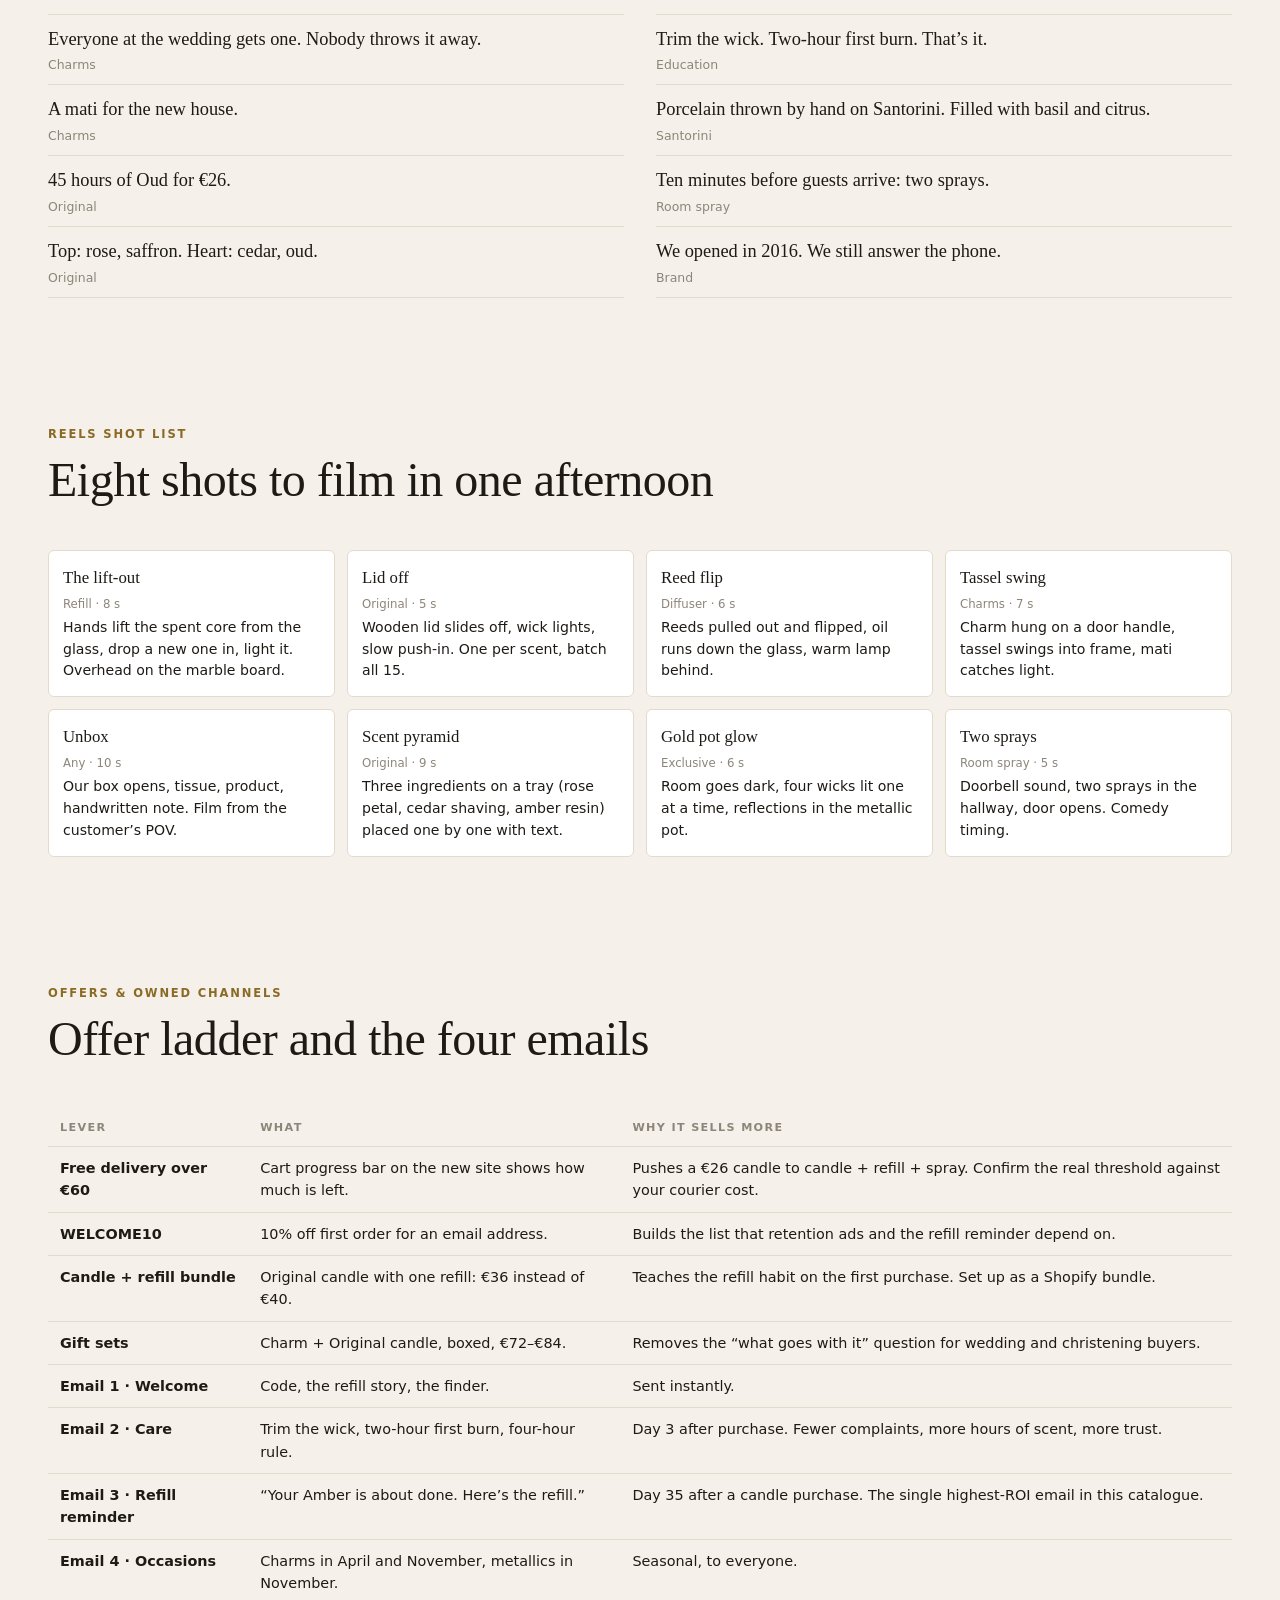
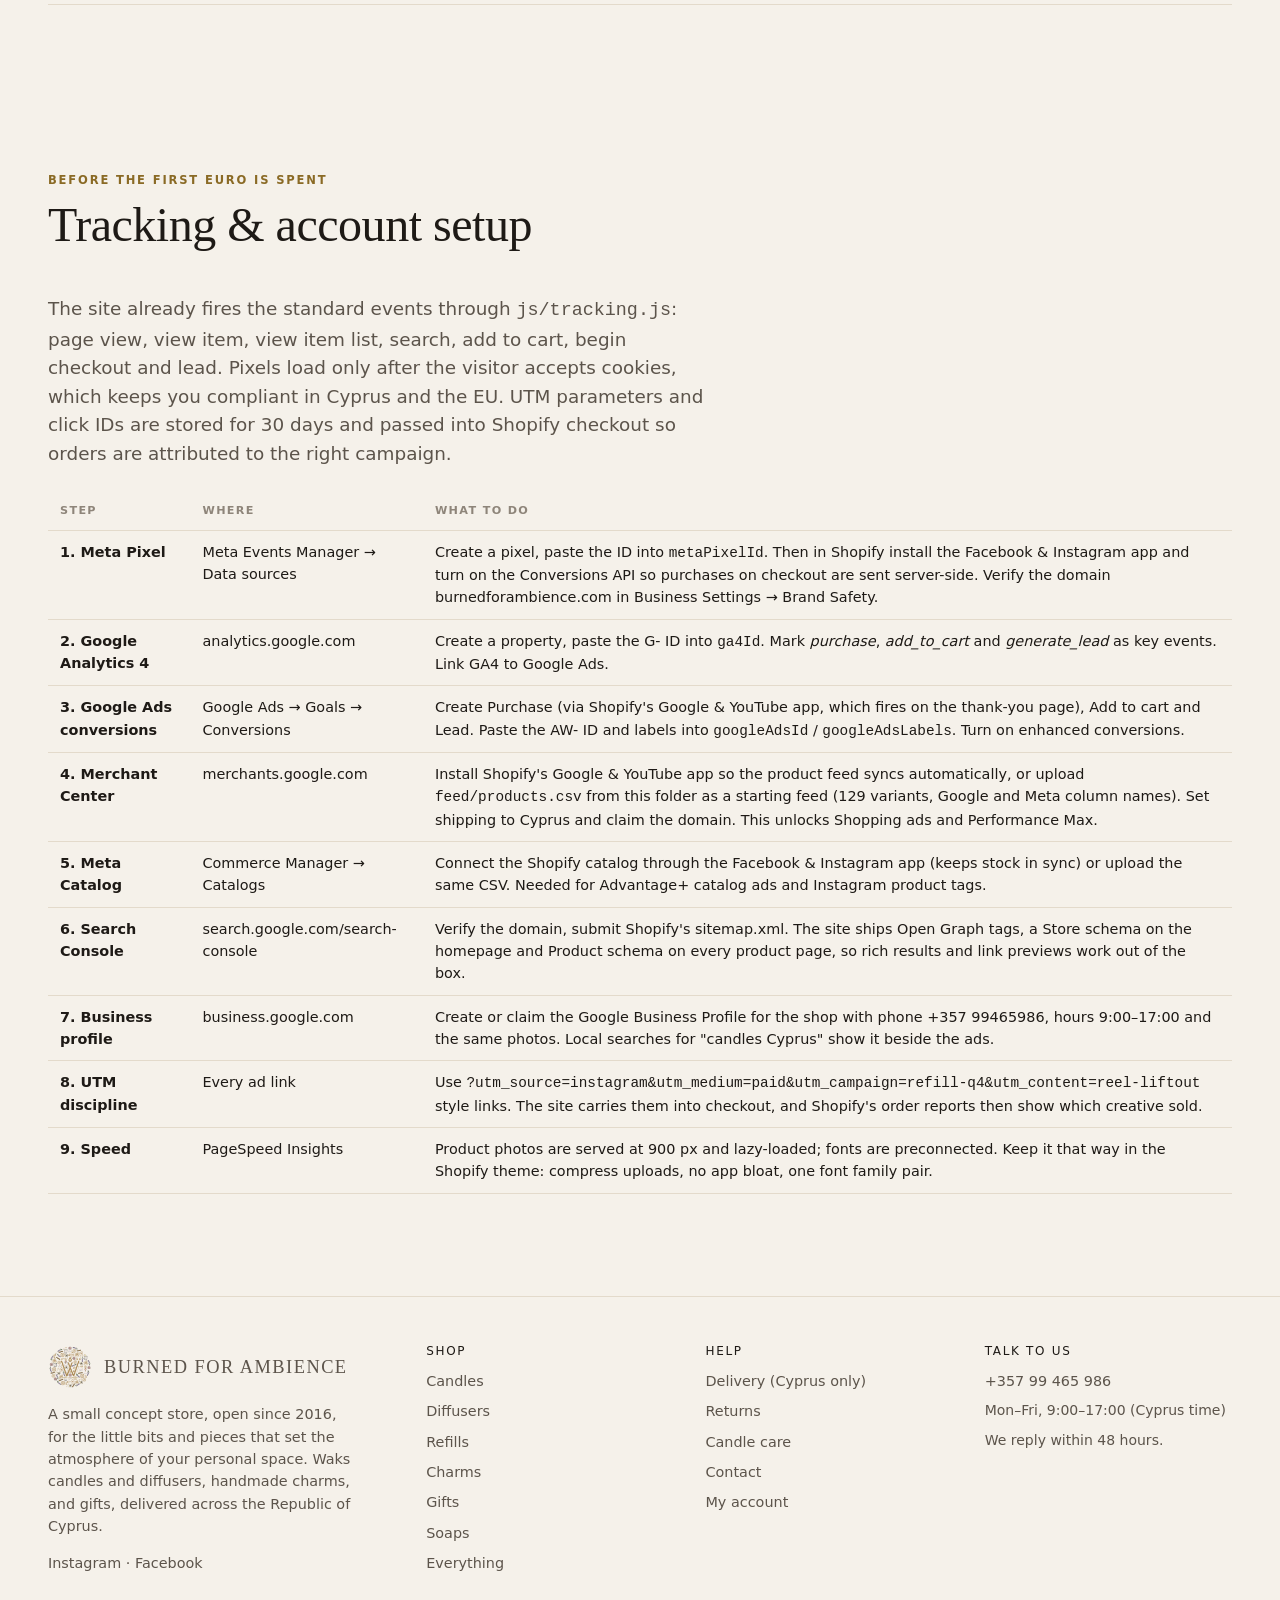
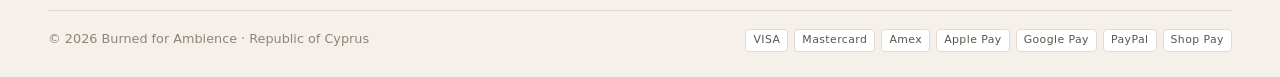
<file: ads.html>
<!doctype html>
<html lang="en">
<head>
<meta charset="utf-8">
<meta name="viewport" content="width=device-width, initial-scale=1, viewport-fit=cover">
<title>Ad Kit · Burned for Ambience</title>
<meta name="description" content="Paid social creative concepts, copy, funnel structure and content hooks for Burned for Ambience. Internal.">
<link rel="icon" href="assets/favicon.png">
<link rel="canonical" href="https://burnedforambience.com/ads.html">
<meta name="theme-color" content="#F5F1EA">
<meta http-equiv="Content-Security-Policy" content="default-src 'self'; script-src 'self' https://connect.facebook.net https://www.googletagmanager.com https://www.googleadservices.com https://analytics.tiktok.com; style-src 'self' 'unsafe-inline' https://fonts.googleapis.com; font-src https://fonts.gstatic.com; img-src 'self' data: https://www.facebook.com https://www.google.com https://www.google-analytics.com https://googleads.g.doubleclick.net https://www.googleadservices.com https://analytics.tiktok.com; connect-src 'self' https://www.facebook.com https://www.google-analytics.com https://analytics.google.com https://stats.g.doubleclick.net https://www.googletagmanager.com https://googleads.g.doubleclick.net https://www.google.com https://analytics.tiktok.com; frame-src https://td.doubleclick.net https://www.googletagmanager.com; base-uri 'self'; object-src 'none'; form-action 'self' https://burnedforambience.com">
<meta property="og:type" content="website">
<meta property="og:site_name" content="Burned for Ambience">
<meta property="og:title" content="Ad kit · Burned for Ambience">
<meta property="og:description" content="Internal advertising kit.">
<meta property="og:image" content="https://burnedforambience.com/assets/img/original-amber-0.jpg">
<meta property="og:locale" content="en_CY">
<meta name="twitter:card" content="summary_large_image">
<meta name="twitter:title" content="Ad kit · Burned for Ambience">
<meta name="twitter:description" content="Internal advertising kit.">
<meta name="twitter:image" content="https://burnedforambience.com/assets/img/original-amber-0.jpg">
<meta name="robots" content="noindex,nofollow">
<link rel="preconnect" href="https://fonts.googleapis.com">
<link rel="preconnect" href="https://fonts.gstatic.com" crossorigin>
<link rel="stylesheet" href="https://fonts.googleapis.com/css2?family=Fraunces:ital,opsz,wght@0,9..144,300..700;1,9..144,300..700&family=Figtree:wght@400;500;600;700&display=swap">
<link rel="stylesheet" href="css/style.css">
<style>
  .kit-head { padding-block: clamp(32px, 5vw, 64px) 24px; display: grid; gap: 12px; max-width: 70ch; }
  .concepts { display: grid; gap: 40px; }
  .concept { display: grid; grid-template-columns: 360px 1fr; gap: 28px; align-items: start; border-top: 1px solid var(--line); padding-top: 32px; }
  @media (max-width: 860px) { .concept { grid-template-columns: 1fr; } }
  .creative { position: relative; aspect-ratio: 1; border-radius: 10px; overflow: hidden; background: var(--sand); box-shadow: var(--shadow); max-width: 360px; width: 100%; }
  .creative img { position: absolute; inset: 0; width: 100%; height: 100%; object-fit: cover; }
  .creative__ov { position: absolute; inset: 0; display: grid; align-content: end; padding: 22px; gap: 6px; color: #fff; background: linear-gradient(to top, rgba(23,19,15,.82) 0%, rgba(23,19,15,.15) 55%, transparent 100%); }
  .creative__ov .k { font-size: .62rem; letter-spacing: .2em; text-transform: uppercase; color: var(--brass-soft); font-weight: 600; }
  .creative__ov h3 { color: #fff; font-size: 1.7rem; line-height: 1.05; }
  .creative__ov p { font-size: .85rem; color: rgba(255,255,255,.85); }
  .creative__ov .cta { margin-top: 6px; justify-self: start; background: var(--bone); color: var(--ink); border-radius: 999px; padding: 8px 14px; font-size: .78rem; font-weight: 700; }
  .creative--light .creative__ov { background: linear-gradient(to top, rgba(245,241,234,.95) 0%, rgba(245,241,234,.35) 50%, transparent 100%); color: var(--ink); }
  .creative--light .creative__ov h3 { color: var(--ink); }
  .creative--light .creative__ov p { color: var(--ink-2); }
  .creative--light .creative__ov .k { color: var(--brass-deep); }
  .creative--light .creative__ov .cta { background: var(--ink); color: var(--bone); }
  .creative--split { display: grid; grid-template-columns: 1fr 1fr; }
  .creative--split img { position: static; height: 100%; }
  .creative--split .creative__ov { background: var(--night); position: static; align-content: center; }
  .creative .tag { position: absolute; top: 14px; left: 14px; background: var(--brass); color: #fff; font-size: .62rem; letter-spacing: .14em; text-transform: uppercase; font-weight: 700; padding: 5px 9px; border-radius: 999px; }
  .copy { display: grid; gap: 14px; }
  .copy h3 { font-size: 1.5rem; }
  .copy dl { display: grid; grid-template-columns: 110px 1fr; gap: 10px 18px; margin: 0; }
  .copy dt { font-size: .68rem; letter-spacing: .14em; text-transform: uppercase; color: var(--ink-3); padding-top: .3em; }
  .copy dd { margin: 0; color: var(--ink-2); }
  .copy dd b { color: var(--ink); }
  .meta { display: flex; gap: 8px; flex-wrap: wrap; }
  .meta span { border: 1px solid var(--line); background: var(--paper); border-radius: 999px; padding: 4px 10px; font-size: .75rem; }
  .funnel { display: grid; grid-template-columns: repeat(3, 1fr); gap: 16px; }
  @media (max-width: 860px) { .funnel { grid-template-columns: 1fr; } }
  .stage { background: var(--paper); border: 1px solid var(--line); border-radius: var(--radius-lg); padding: 22px; display: grid; gap: 10px; align-content: start; }
  .stage .k { font-size: .68rem; letter-spacing: .16em; text-transform: uppercase; color: var(--brass-deep); font-weight: 600; }
  .stage h3 { font-size: 1.3rem; }
  .stage ul { margin: 0; padding-left: 18px; color: var(--ink-2); font-size: .92rem; display: grid; gap: 6px; }
  .hooks { columns: 2; column-gap: 32px; }
  @media (max-width: 720px) { .hooks { columns: 1; } }
  .hooks li { break-inside: avoid; padding: 10px 0; border-bottom: 1px solid var(--line); font-family: var(--font-display); font-size: 1.15rem; }
  .hooks li small { display: block; font-family: var(--font-body); font-size: .78rem; color: var(--ink-3); margin-top: 2px; }
  .shots { display: grid; grid-template-columns: repeat(4, 1fr); gap: 12px; }
  @media (max-width: 900px) { .shots { grid-template-columns: 1fr 1fr; } }
  .shot { background: var(--paper); border: 1px solid var(--line); border-radius: var(--radius); padding: 14px; font-size: .88rem; display: grid; gap: 4px; }
  .shot b { font-family: var(--font-display); font-size: 1.05rem; font-weight: 500; }
  .shot small { color: var(--ink-3); }
  table { width: 100%; border-collapse: collapse; font-size: .9rem; }
  th, td { text-align: left; padding: 10px 12px; border-bottom: 1px solid var(--line); vertical-align: top; }
  th { font-size: .7rem; letter-spacing: .12em; text-transform: uppercase; color: var(--ink-3); font-weight: 600; }
  td b { font-weight: 600; }
  .scroll { overflow-x: auto; }
</style>
</head>
<body data-page="ads">
<div id="site-header"></div>

<main class="wrap">
  <div class="kit-head">
    <span class="eyebrow">Internal · Paid social &amp; content kit</span>
    <h1 style="font-size:clamp(2.2rem,5vw,3.4rem)">Ad kit, first flight.</h1>
    <p class="lede">Six creative concepts built on the photography the store already owns, written for Meta (Instagram and Facebook) in Cyprus. Each has a hook, primary text, headline and a landing page on the new site. Below that: the funnel, a hooks bank, a Reels shot list and the offer ladder.</p>
    <div class="meta"><span>Market: Republic of Cyprus</span><span>Language: EN first, GR variants to follow</span><span>Objective: Sales (purchase)</span><span>Placements: Feed 4:5, Stories/Reels 9:16</span></div>
  </div>

  <section class="section--tight">
    <div class="section-head"><div><span class="eyebrow">01–06</span><h2>Creative concepts</h2></div></div>
    <div class="concepts">

      <article class="concept">
        <div class="creative">
          <img src="assets/img/waks-original-refills-0.png" alt="">
          <span class="tag">Hero concept</span>
          <div class="creative__ov"><span class="k">Waks refill system</span><h3>Lift it. Replace it. Relight it.</h3><p>Keep the glass. Change the scent. €14 instead of €26.</p><span class="cta">Shop refills</span></div>
        </div>
        <div class="copy">
          <h3>1 · The refill that halves the price</h3>
          <dl>
            <dt>Angle</dt><dd>Value plus sustainability. The refill is the single strongest differentiator in the catalogue and the strongest repeat-purchase driver.</dd>
            <dt>Hook</dt><dd><b>“You don’t need another candle. You need this.”</b></dd>
            <dt>Primary text</dt><dd>Your Waks glass was never meant to be thrown away. Burn it down, lift the core out, drop in a new scent. 25 refills, €14 each, delivered across Cyprus. Amber on weeknights, Oud when people come round.</dd>
            <dt>Headline</dt><dd>Refill your Waks glass · €14</dd>
            <dt>Description</dt><dd>25 scents. Free delivery over €60.</dd>
            <dt>CTA</dt><dd>Shop now → product.html#waks-original-refills</dd>
            <dt>Audience</dt><dd>Retargeting: past buyers, site visitors 180d. Also lookalike 1% of purchasers.</dd>
            <dt>Format</dt><dd>Reel, 9:16, 8–12 s: the lift-out shot, hands only, no talking, text on screen. Use the existing photo as a static fallback.</dd>
          </dl>
        </div>
      </article>

      <article class="concept">
        <div class="creative creative--light">
          <img src="assets/img/diffusers-200ml-1.jpg" alt="">
          <div class="creative__ov"><span class="k">Reed diffusers · 200 ml</span><h3>The room smells like this for months.</h3><p>14 scents. Eight reeds. Nothing to light.</p><span class="cta">From €22</span></div>
        </div>
        <div class="copy">
          <h3>2 · Set it and forget it</h3>
          <dl>
            <dt>Angle</dt><dd>Convenience. For people who love scent but don’t want an open flame (parents, renters, offices).</dd>
            <dt>Hook</dt><dd><b>“For people who forget to blow candles out.”</b></dd>
            <dt>Primary text</dt><dd>A Waks reed diffuser works while you’re out. Flip the reeds once a week and the hallway smells of Fig Leaf, Saltwater or Hyacinth for months. 100 ml from €22, 200 ml for €35, refills from €20. Cyprus delivery.</dd>
            <dt>Headline</dt><dd>Reed diffusers that last for months</dd>
            <dt>Description</dt><dd>14 scents · refillable · Cyprus delivery</dd>
            <dt>CTA</dt><dd>Shop now → shop.html#diffusers</dd>
            <dt>Audience</dt><dd>Prospecting: women and men 25–55 in Cyprus, interests home decor, Zara Home, Jo Malone, Diptyque, interior design.</dd>
            <dt>Format</dt><dd>Feed 4:5 static using the warm bedside shot. Second variant: carousel of the 14 scent names over product shots.</dd>
          </dl>
        </div>
      </article>

      <article class="concept">
        <div class="creative">
          <img src="assets/img/linen-hand-stiched-charms-0.jpg" alt="">
          <div class="creative__ov"><span class="k">Handmade charms · γούρια</span><h3>The bomboniera they actually keep.</h3><p>Hand-stitched, boxed and wrapped. From €48.</p><span class="cta">See the charms</span></div>
        </div>
        <div class="copy">
          <h3>3 · Wedding and christening season</h3>
          <dl>
            <dt>Angle</dt><dd>Occasion gifting with cultural weight. The charms are a high-margin, high-emotion product with no direct online competitor in Cyprus.</dd>
            <dt>Hook</dt><dd><b>“Everyone at the wedding gets one. Nobody throws it away.”</b></dd>
            <dt>Primary text</dt><dd>Hand-stitched linen, glass beads, silk tassels and a mati at the heart. Every charm is one of a kind and arrives boxed and gift-wrapped. Order for a wedding, a christening, a new home, or Christmas. From €48, delivered across Cyprus.</dd>
            <dt>Headline</dt><dd>Handmade charms, boxed &amp; wrapped</dd>
            <dt>Description</dt><dd>Weddings · Christenings · New homes</dd>
            <dt>CTA</dt><dd>Shop now → shop.html#charms</dd>
            <dt>Audience</dt><dd>Prospecting: engaged / recently engaged, new parents, interests weddings, baptism, Greek Orthodox; women 25–50. Run heaviest April–October.</dd>
            <dt>Format</dt><dd>Carousel 1:1, one charm per card, the in-situ room shot first. Story version: close-up of the tassel moving.</dd>
          </dl>
        </div>
      </article>

      <article class="concept">
        <div class="creative creative--light">
          <img src="assets/img/original-violet-0.jpg" alt="">
          <div class="creative__ov"><span class="k">Original collection</span><h3>45 hours of Oud. €26.</h3><p>Rose and saffron over cedar, patchouli and oud. Hand-poured in Greece.</p><span class="cta">Shop Oud</span></div>
        </div>
        <div class="copy">
          <h3>4 · The scent pyramid</h3>
          <dl>
            <dt>Angle</dt><dd>Fragrance credibility. Treat the candle like a perfume: notes, burn time, origin. Rotate the hero scent monthly (Oud, Amber, Basil &amp; Citrus, Saltwater).</dd>
            <dt>Hook</dt><dd><b>“Top: rose, saffron. Heart: cedar, oud. Base: amber, sandalwood.”</b></dd>
            <dt>Primary text</dt><dd>An enchanting breeze of the Orient fills the space. Our Oud candle is a natural wax blend with a cotton wick, 200 g, 45 hours of burn, and a glass you can refill for €14 when it is done. €26, delivered across Cyprus.</dd>
            <dt>Headline</dt><dd>Oud · 45-hour burn · €26</dd>
            <dt>Description</dt><dd>Natural wax. Cotton wick. Refillable.</dd>
            <dt>CTA</dt><dd>Shop now → product.html#original-violet</dd>
            <dt>Audience</dt><dd>Prospecting: interests luxury fragrance, Byredo, Le Labo, Tom Ford, candles; 25–55 Cyprus. Also broad with Advantage+ once there is purchase data.</dd>
            <dt>Format</dt><dd>Feed 4:5 static with the pyramid as three text lines. Reel version: unbox, lid off, light, 7 s.</dd>
          </dl>
        </div>
      </article>

      <article class="concept">
        <div class="creative">
          <img src="assets/img/xmas-2025-collection-gold-4-wicks-candles-0.jpg" alt="">
          <span class="tag">Seasonal</span>
          <div class="creative__ov"><span class="k">Exclusive collection</span><h3>The gift that is the centrepiece.</h3><p>Gold and silver pots, three to five wicks. From €70.</p><span class="cta">Shop metallics</span></div>
        </div>
        <div class="copy">
          <h3>5 · The statement gift (Q4)</h3>
          <dl>
            <dt>Angle</dt><dd>Premium gifting and AOV. The €70–€145 pots lift average order value and photograph like jewellery.</dd>
            <dt>Hook</dt><dd><b>“Five wicks. 1.8 kilos of wax. One very good Christmas.”</b></dd>
            <dt>Primary text</dt><dd>The Waks exclusive collection in mirror gold and silver. Christmas Spirit (anise, cinnamon, clove, gingerbread) or Winter Wonderland (cedarwood, neroli, caramel, fir). Three, four or five wicks. The one gift on the table everyone asks about. From €70, delivered across Cyprus before the 24th.</dd>
            <dt>Headline</dt><dd>Gold &amp; silver multi-wick candles</dd>
            <dt>Description</dt><dd>From €70 · Limited stock</dd>
            <dt>CTA</dt><dd>Shop now → shop.html#gifts</dd>
            <dt>Audience</dt><dd>Prospecting broad 25–65 Cyprus from 1 November; retarget all engagers in December with a delivery-deadline countdown.</dd>
            <dt>Format</dt><dd>Feed 4:5 static (the trio shot), Story 9:16 with “Order by [date] for Christmas delivery” sticker.</dd>
          </dl>
        </div>
      </article>

      <article class="concept">
        <div class="creative creative--split">
          <img src="assets/img/original-amber-0.jpg" alt="">
          <div class="creative__ov"><span class="k">Scent finder</span><h3>What should the room feel like?</h3><p>Answer one question. We’ll pick the candle.</p><span class="cta">Find my scent</span></div>
        </div>
        <div class="copy">
          <h3>6 · The scent finder (engagement → sales)</h3>
          <dl>
            <dt>Angle</dt><dd>Decision help. People don’t buy because they can’t pick between 25 scents. The finder on the homepage removes that friction and it is a natural ad hook.</dd>
            <dt>Hook</dt><dd><b>“Cosy night in, fresh clean home, or romantic evening?”</b></dd>
            <dt>Primary text</dt><dd>Twenty-five scents is a lot. Tell us what the room should feel like and we’ll give you three candles that do exactly that. Takes ten seconds. Delivered across Cyprus.</dd>
            <dt>Headline</dt><dd>Find your scent in 10 seconds</dd>
            <dt>Description</dt><dd>Candles, diffusers, refills</dd>
            <dt>CTA</dt><dd>Learn more → index.html#finder</dd>
            <dt>Audience</dt><dd>Prospecting broad, optimised for landing page views first, then switch to purchase once 50 conversions exist.</dd>
            <dt>Format</dt><dd>Reel 9:16 poll-style: three mood cards flip in, each with a product. Static: the split layout shown here.</dd>
          </dl>
        </div>
      </article>
    </div>
  </section>

  <section class="section">
    <div class="section-head"><div><span class="eyebrow">Structure</span><h2>Three campaigns, always on</h2></div></div>
    <div class="funnel">
      <div class="stage"><span class="k">Prospecting · 60% of budget</span><h3>New people in Cyprus</h3><ul><li>Concepts 2, 3, 4, 6 (and 5 in Q4)</li><li>Advantage+ shopping with the product catalogue connected to Shopify</li><li>Optimise for purchase; landing page views only for the first two weeks</li><li>Exclude purchasers 180d</li></ul></div>
      <div class="stage"><span class="k">Retargeting · 25%</span><h3>Visited, didn’t buy</h3><ul><li>Concept 1 (refill) and dynamic product ads of what they viewed</li><li>Audiences: site visitors 30d, add-to-cart 14d, IG engagers 90d</li><li>Offer: the WELCOME10 welcome code, free delivery over €60</li><li>Frequency cap 3 per week</li></ul></div>
      <div class="stage"><span class="k">Retention · 15%</span><h3>Bought once</h3><ul><li>Concept 1 to every candle buyer, 30–45 days after purchase (the candle is finishing)</li><li>Diffuser refill reminder at 60–90 days</li><li>Charms to past charm buyers each April and November</li><li>Pair with email flows below so paid and owned say the same thing</li></ul></div>
    </div>
  </section>

  <section class="section section--tight">
    <div class="section-head"><div><span class="eyebrow">Hooks bank</span><h2>First lines that stop the scroll</h2></div></div>
    <ul class="hooks" style="list-style:none;padding:0;margin:0">
      <li>You don’t need another candle. You need this.<small>Refill</small></li>
      <li>€14 to make your old candle new again.<small>Refill</small></li>
      <li>For people who forget to blow candles out.<small>Diffuser</small></li>
      <li>The hallway smells like this for three months.<small>Diffuser</small></li>
      <li>Everyone at the wedding gets one. Nobody throws it away.<small>Charms</small></li>
      <li>A mati for the new house.<small>Charms</small></li>
      <li>45 hours of Oud for €26.<small>Original</small></li>
      <li>Top: rose, saffron. Heart: cedar, oud.<small>Original</small></li>
      <li>Hand-poured in Greece. Delivered in Cyprus by Thursday.<small>Delivery</small></li>
      <li>Five wicks. 1.8 kilos of wax. One very good Christmas.<small>Exclusive</small></li>
      <li>The candle you burn for guests vs. the candle you burn for you.<small>Two-scent carousel</small></li>
      <li>Cosy night in, fresh clean home, or romantic evening?<small>Finder</small></li>
      <li>Trim the wick. Two-hour first burn. That’s it.<small>Education</small></li>
      <li>Porcelain thrown by hand on Santorini. Filled with basil and citrus.<small>Santorini</small></li>
      <li>Ten minutes before guests arrive: two sprays.<small>Room spray</small></li>
      <li>We opened in 2016. We still answer the phone.<small>Brand</small></li>
    </ul>
  </section>

  <section class="section section--tight">
    <div class="section-head"><div><span class="eyebrow">Reels shot list</span><h2>Eight shots to film in one afternoon</h2></div></div>
    <div class="shots">
      <div class="shot"><b>The lift-out</b><small>Refill · 8 s</small>Hands lift the spent core from the glass, drop a new one in, light it. Overhead on the marble board.</div>
      <div class="shot"><b>Lid off</b><small>Original · 5 s</small>Wooden lid slides off, wick lights, slow push-in. One per scent, batch all 15.</div>
      <div class="shot"><b>Reed flip</b><small>Diffuser · 6 s</small>Reeds pulled out and flipped, oil runs down the glass, warm lamp behind.</div>
      <div class="shot"><b>Tassel swing</b><small>Charms · 7 s</small>Charm hung on a door handle, tassel swings into frame, mati catches light.</div>
      <div class="shot"><b>Unbox</b><small>Any · 10 s</small>Our box opens, tissue, product, handwritten note. Film from the customer’s POV.</div>
      <div class="shot"><b>Scent pyramid</b><small>Original · 9 s</small>Three ingredients on a tray (rose petal, cedar shaving, amber resin) placed one by one with text.</div>
      <div class="shot"><b>Gold pot glow</b><small>Exclusive · 6 s</small>Room goes dark, four wicks lit one at a time, reflections in the metallic pot.</div>
      <div class="shot"><b>Two sprays</b><small>Room spray · 5 s</small>Doorbell sound, two sprays in the hallway, door opens. Comedy timing.</div>
    </div>
  </section>

  <section class="section section--tight">
    <div class="section-head"><div><span class="eyebrow">Offers &amp; owned channels</span><h2>Offer ladder and the four emails</h2></div></div>
    <div class="scroll"><table>
      <thead><tr><th>Lever</th><th>What</th><th>Why it sells more</th></tr></thead>
      <tbody>
        <tr><td><b>Free delivery over €60</b></td><td>Cart progress bar on the new site shows how much is left.</td><td>Pushes a €26 candle to candle + refill + spray. Confirm the real threshold against your courier cost.</td></tr>
        <tr><td><b>WELCOME10</b></td><td>10% off first order for an email address.</td><td>Builds the list that retention ads and the refill reminder depend on.</td></tr>
        <tr><td><b>Candle + refill bundle</b></td><td>Original candle with one refill: €36 instead of €40.</td><td>Teaches the refill habit on the first purchase. Set up as a Shopify bundle.</td></tr>
        <tr><td><b>Gift sets</b></td><td>Charm + Original candle, boxed, €72–€84.</td><td>Removes the “what goes with it” question for wedding and christening buyers.</td></tr>
        <tr><td><b>Email 1 · Welcome</b></td><td>Code, the refill story, the finder.</td><td>Sent instantly.</td></tr>
        <tr><td><b>Email 2 · Care</b></td><td>Trim the wick, two-hour first burn, four-hour rule.</td><td>Day 3 after purchase. Fewer complaints, more hours of scent, more trust.</td></tr>
        <tr><td><b>Email 3 · Refill reminder</b></td><td>“Your Amber is about done. Here’s the refill.”</td><td>Day 35 after a candle purchase. The single highest-ROI email in this catalogue.</td></tr>
        <tr><td><b>Email 4 · Occasions</b></td><td>Charms in April and November, metallics in November.</td><td>Seasonal, to everyone.</td></tr>
      </tbody>
    </table></div>
  </section>
  <section class="section" id="setup">
    <div class="section-head"><div><span class="eyebrow">Before the first euro is spent</span><h2>Tracking &amp; account setup</h2></div></div>
    <p class="lede" style="margin-bottom:24px">The site already fires the standard events through <code>js/tracking.js</code>: page view, view item, view item list, search, add to cart, begin checkout and lead. Pixels load only after the visitor accepts cookies, which keeps you compliant in Cyprus and the EU. UTM parameters and click IDs are stored for 30 days and passed into Shopify checkout so orders are attributed to the right campaign.</p>
    <div class="scroll"><table>
      <thead><tr><th>Step</th><th>Where</th><th>What to do</th></tr></thead>
      <tbody>
        <tr><td><b>1. Meta Pixel</b></td><td>Meta Events Manager → Data sources</td><td>Create a pixel, paste the ID into <code>metaPixelId</code>. Then in Shopify install the Facebook &amp; Instagram app and turn on the Conversions API so purchases on checkout are sent server-side. Verify the domain burnedforambience.com in Business Settings → Brand Safety.</td></tr>
        <tr><td><b>2. Google Analytics 4</b></td><td>analytics.google.com</td><td>Create a property, paste the G- ID into <code>ga4Id</code>. Mark <em>purchase</em>, <em>add_to_cart</em> and <em>generate_lead</em> as key events. Link GA4 to Google Ads.</td></tr>
        <tr><td><b>3. Google Ads conversions</b></td><td>Google Ads → Goals → Conversions</td><td>Create Purchase (via Shopify's Google &amp; YouTube app, which fires on the thank-you page), Add to cart and Lead. Paste the AW- ID and labels into <code>googleAdsId</code> / <code>googleAdsLabels</code>. Turn on enhanced conversions.</td></tr>
        <tr><td><b>4. Merchant Center</b></td><td>merchants.google.com</td><td>Install Shopify's Google &amp; YouTube app so the product feed syncs automatically, or upload <code>feed/products.csv</code> from this folder as a starting feed (129 variants, Google and Meta column names). Set shipping to Cyprus and claim the domain. This unlocks Shopping ads and Performance Max.</td></tr>
        <tr><td><b>5. Meta Catalog</b></td><td>Commerce Manager → Catalogs</td><td>Connect the Shopify catalog through the Facebook &amp; Instagram app (keeps stock in sync) or upload the same CSV. Needed for Advantage+ catalog ads and Instagram product tags.</td></tr>
        <tr><td><b>6. Search Console</b></td><td>search.google.com/search-console</td><td>Verify the domain, submit Shopify's sitemap.xml. The site ships Open Graph tags, a Store schema on the homepage and Product schema on every product page, so rich results and link previews work out of the box.</td></tr>
        <tr><td><b>7. Business profile</b></td><td>business.google.com</td><td>Create or claim the Google Business Profile for the shop with phone +357 99465986, hours 9:00–17:00 and the same photos. Local searches for "candles Cyprus" show it beside the ads.</td></tr>
        <tr><td><b>8. UTM discipline</b></td><td>Every ad link</td><td>Use <code>?utm_source=instagram&amp;utm_medium=paid&amp;utm_campaign=refill-q4&amp;utm_content=reel-liftout</code> style links. The site carries them into checkout, and Shopify's order reports then show which creative sold.</td></tr>
        <tr><td><b>9. Speed</b></td><td>PageSpeed Insights</td><td>Product photos are served at 900 px and lazy-loaded; fonts are preconnected. Keep it that way in the Shopify theme: compress uploads, no app bloat, one font family pair.</td></tr>
      </tbody>
    </table></div>
  </section>
</main>

<div id="site-footer"></div>
<script src="js/tracking.js"></script>
<script src="js/products.js"></script>
<script src="js/app.js"></script>
</body>
</html>
</file>
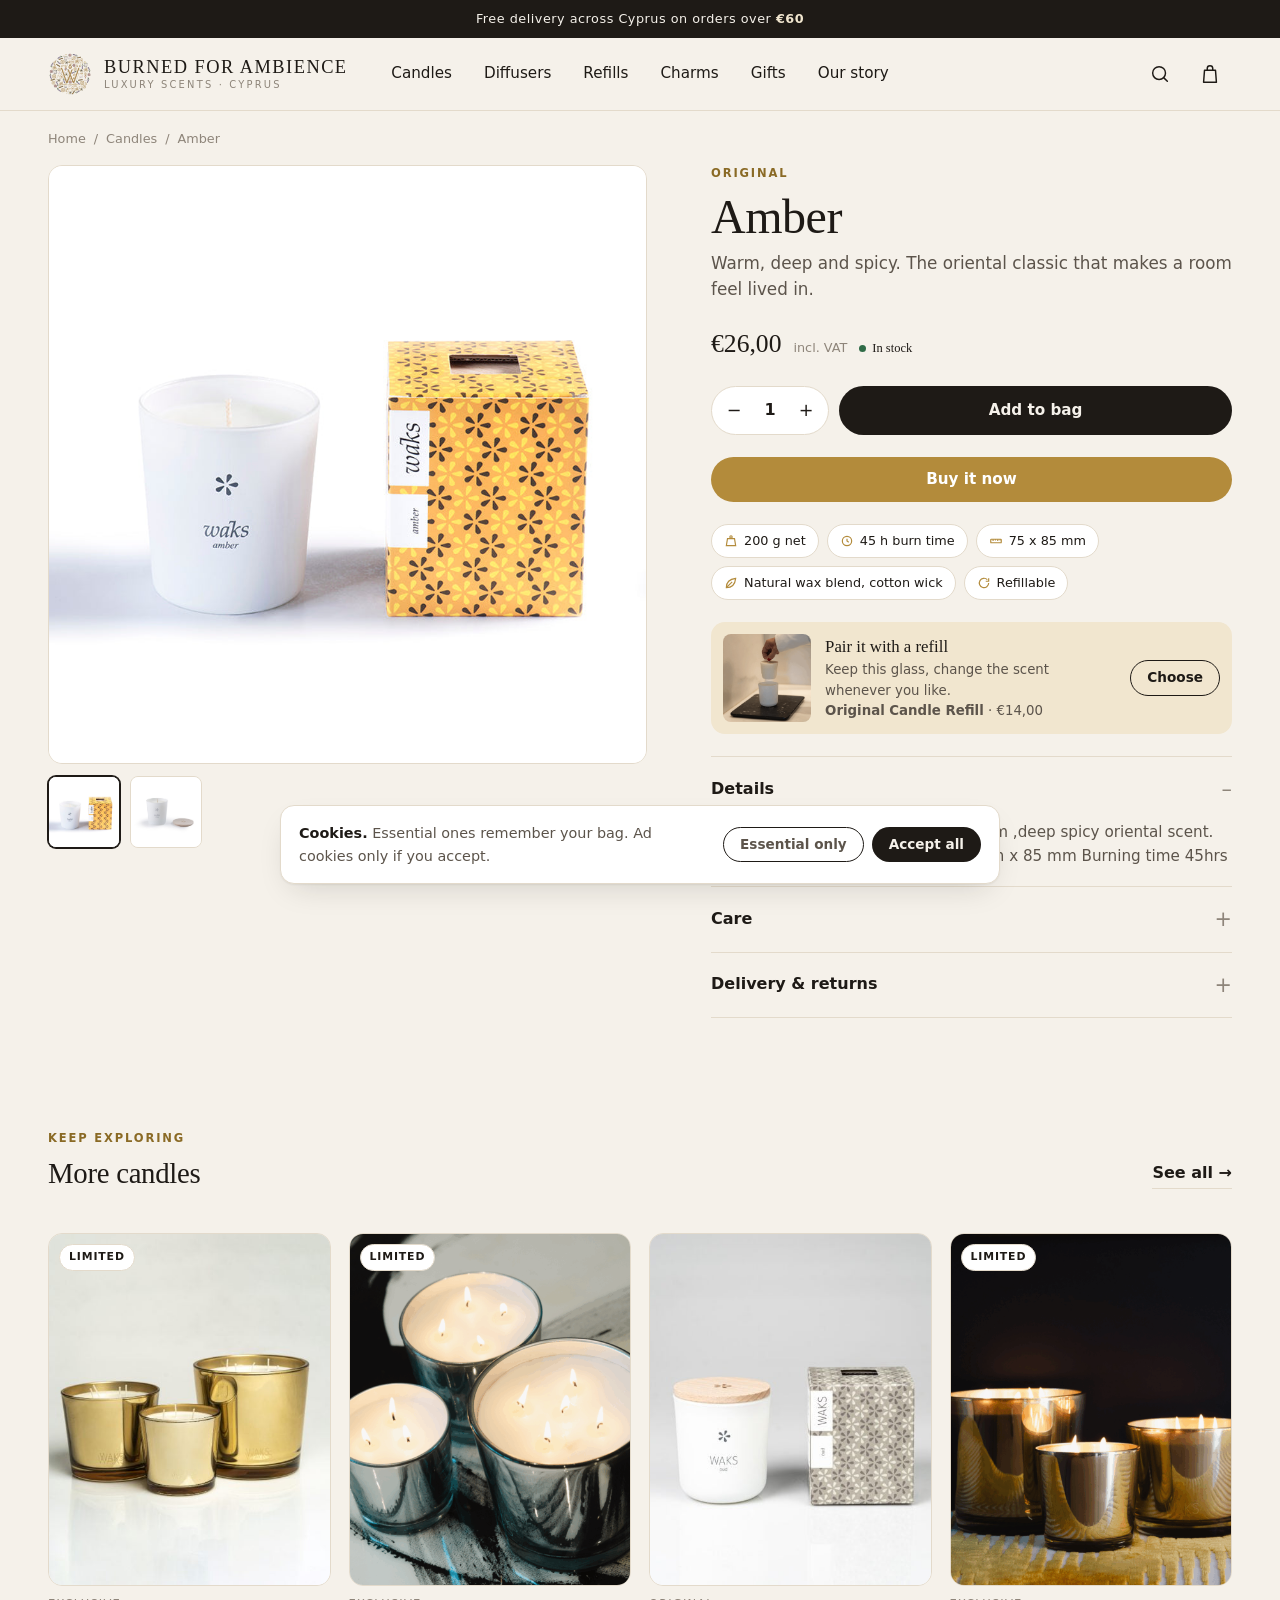
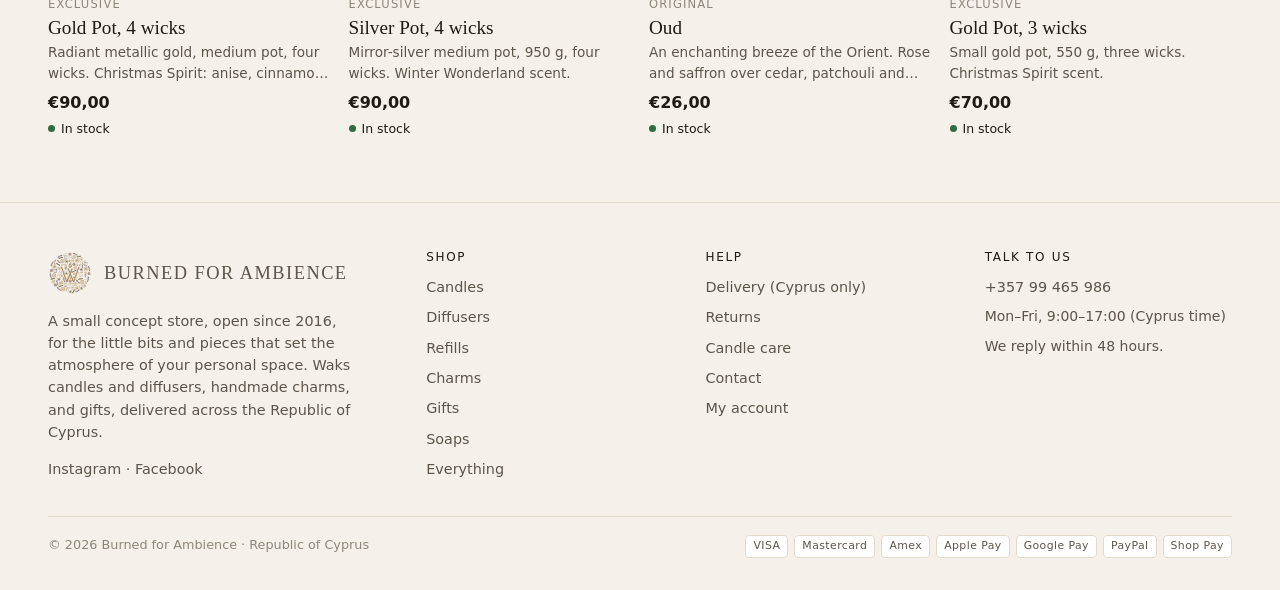
<file: product.html>
<!doctype html>
<html lang="en">
<head>
<meta charset="utf-8">
<meta name="viewport" content="width=device-width, initial-scale=1, viewport-fit=cover">
<title>Product · Burned for Ambience</title>
<link rel="icon" href="assets/favicon.png">
<link rel="canonical" href="https://burnedforambience.com/product.html">
<meta name="theme-color" content="#F5F1EA">
<meta http-equiv="Content-Security-Policy" content="default-src 'self'; script-src 'self' https://connect.facebook.net https://www.googletagmanager.com https://www.googleadservices.com https://analytics.tiktok.com; style-src 'self' 'unsafe-inline' https://fonts.googleapis.com; font-src https://fonts.gstatic.com; img-src 'self' data: https://www.facebook.com https://www.google.com https://www.google-analytics.com https://googleads.g.doubleclick.net https://www.googleadservices.com https://analytics.tiktok.com; connect-src 'self' https://www.facebook.com https://www.google-analytics.com https://analytics.google.com https://stats.g.doubleclick.net https://www.googletagmanager.com https://googleads.g.doubleclick.net https://www.google.com https://analytics.tiktok.com; frame-src https://td.doubleclick.net https://www.googletagmanager.com; base-uri 'self'; object-src 'none'; form-action 'self' https://burnedforambience.com">
<meta property="og:type" content="website">
<meta property="og:site_name" content="Burned for Ambience">
<meta property="og:title" content="Waks candles & diffusers · Burned for Ambience">
<meta property="og:description" content="Natural wax, cotton wick, refillable glass. Delivered across Cyprus.">
<meta property="og:image" content="https://burnedforambience.com/assets/img/original-violet-0.jpg">
<meta property="og:locale" content="en_CY">
<meta name="twitter:card" content="summary_large_image">
<meta name="twitter:title" content="Waks candles & diffusers · Burned for Ambience">
<meta name="twitter:description" content="Natural wax, cotton wick, refillable glass. Delivered across Cyprus.">
<meta name="twitter:image" content="https://burnedforambience.com/assets/img/original-violet-0.jpg">
<link rel="preconnect" href="https://fonts.googleapis.com">
<link rel="preconnect" href="https://fonts.gstatic.com" crossorigin>
<link rel="stylesheet" href="https://fonts.googleapis.com/css2?family=Fraunces:ital,opsz,wght@0,9..144,300..700;1,9..144,300..700&family=Figtree:wght@400;500;600;700&display=swap">
<link rel="stylesheet" href="css/style.css">
</head>
<body data-page="product">
<div id="site-header"></div>
<main class="wrap" id="pdp"></main>
<div id="site-footer"></div>
<script src="js/tracking.js"></script>
<script src="js/products.js"></script>
<script src="js/app.js"></script>
</body>
</html>
</file>
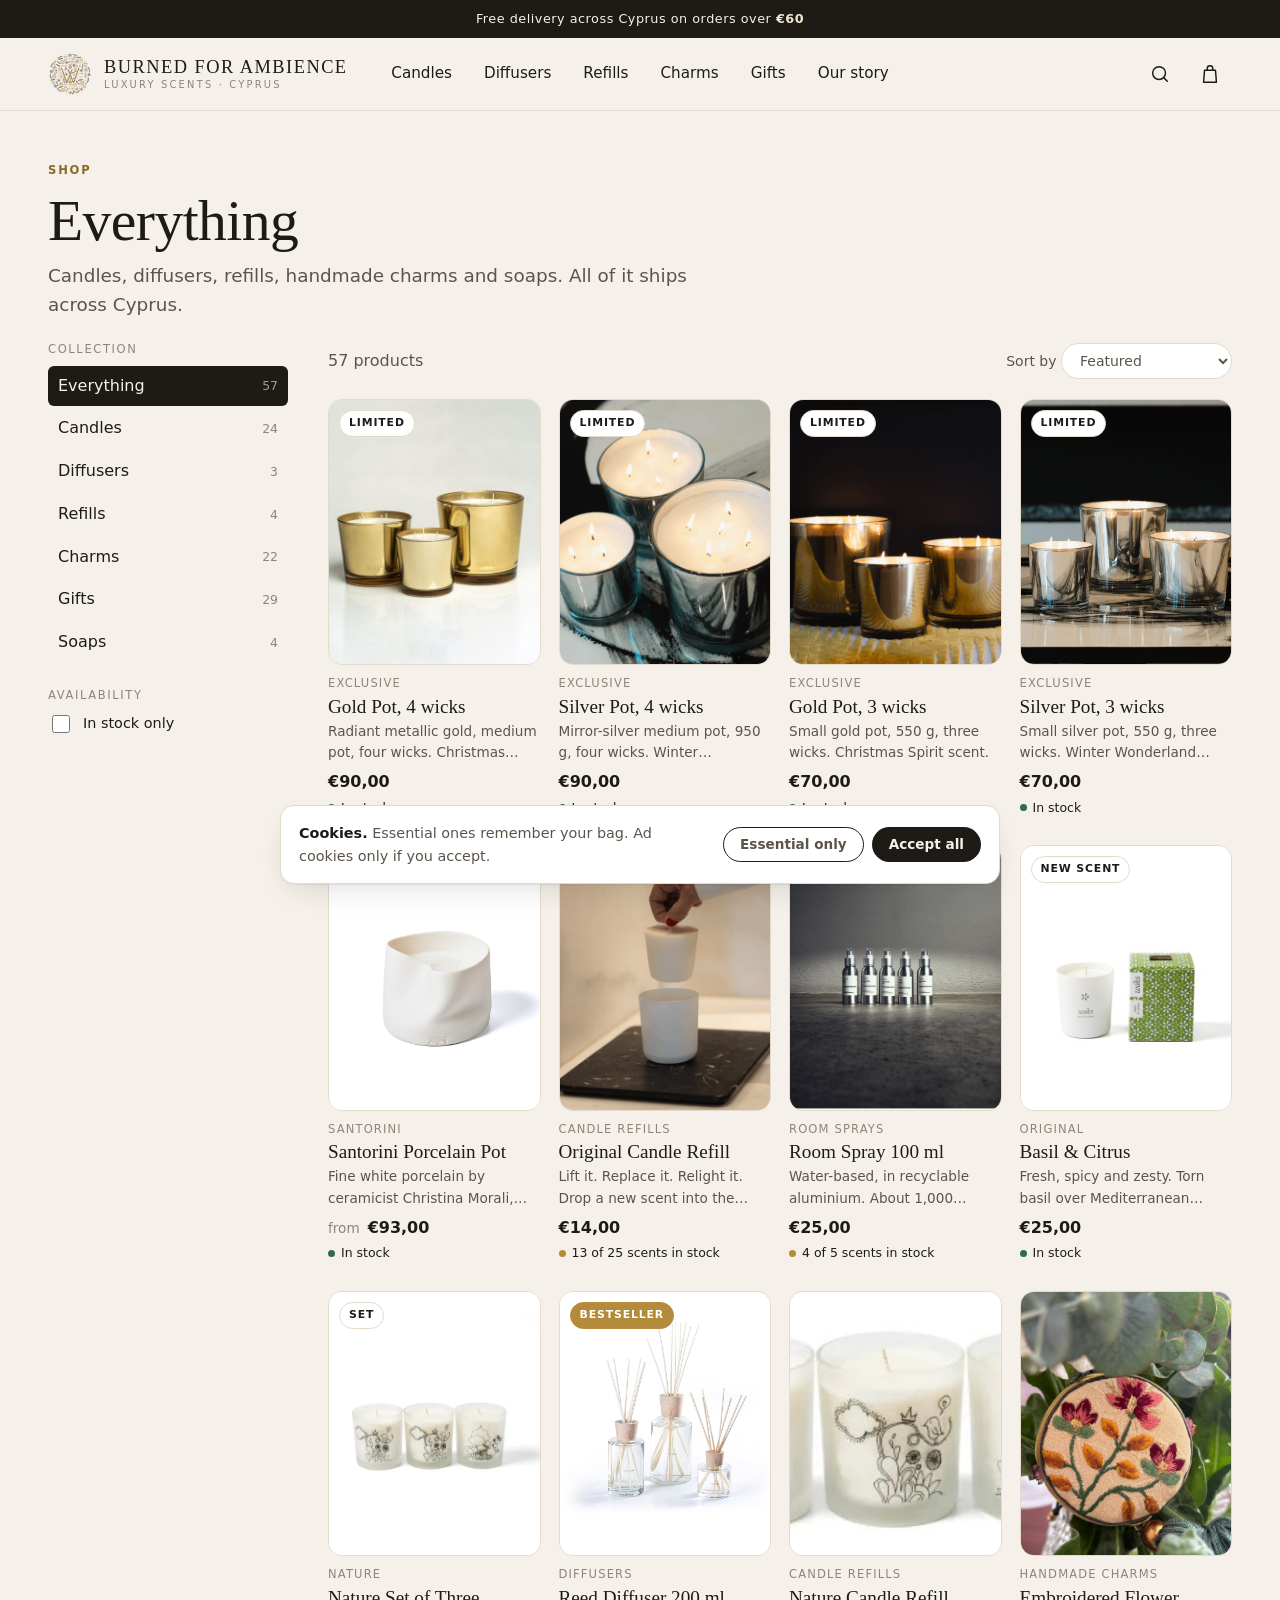
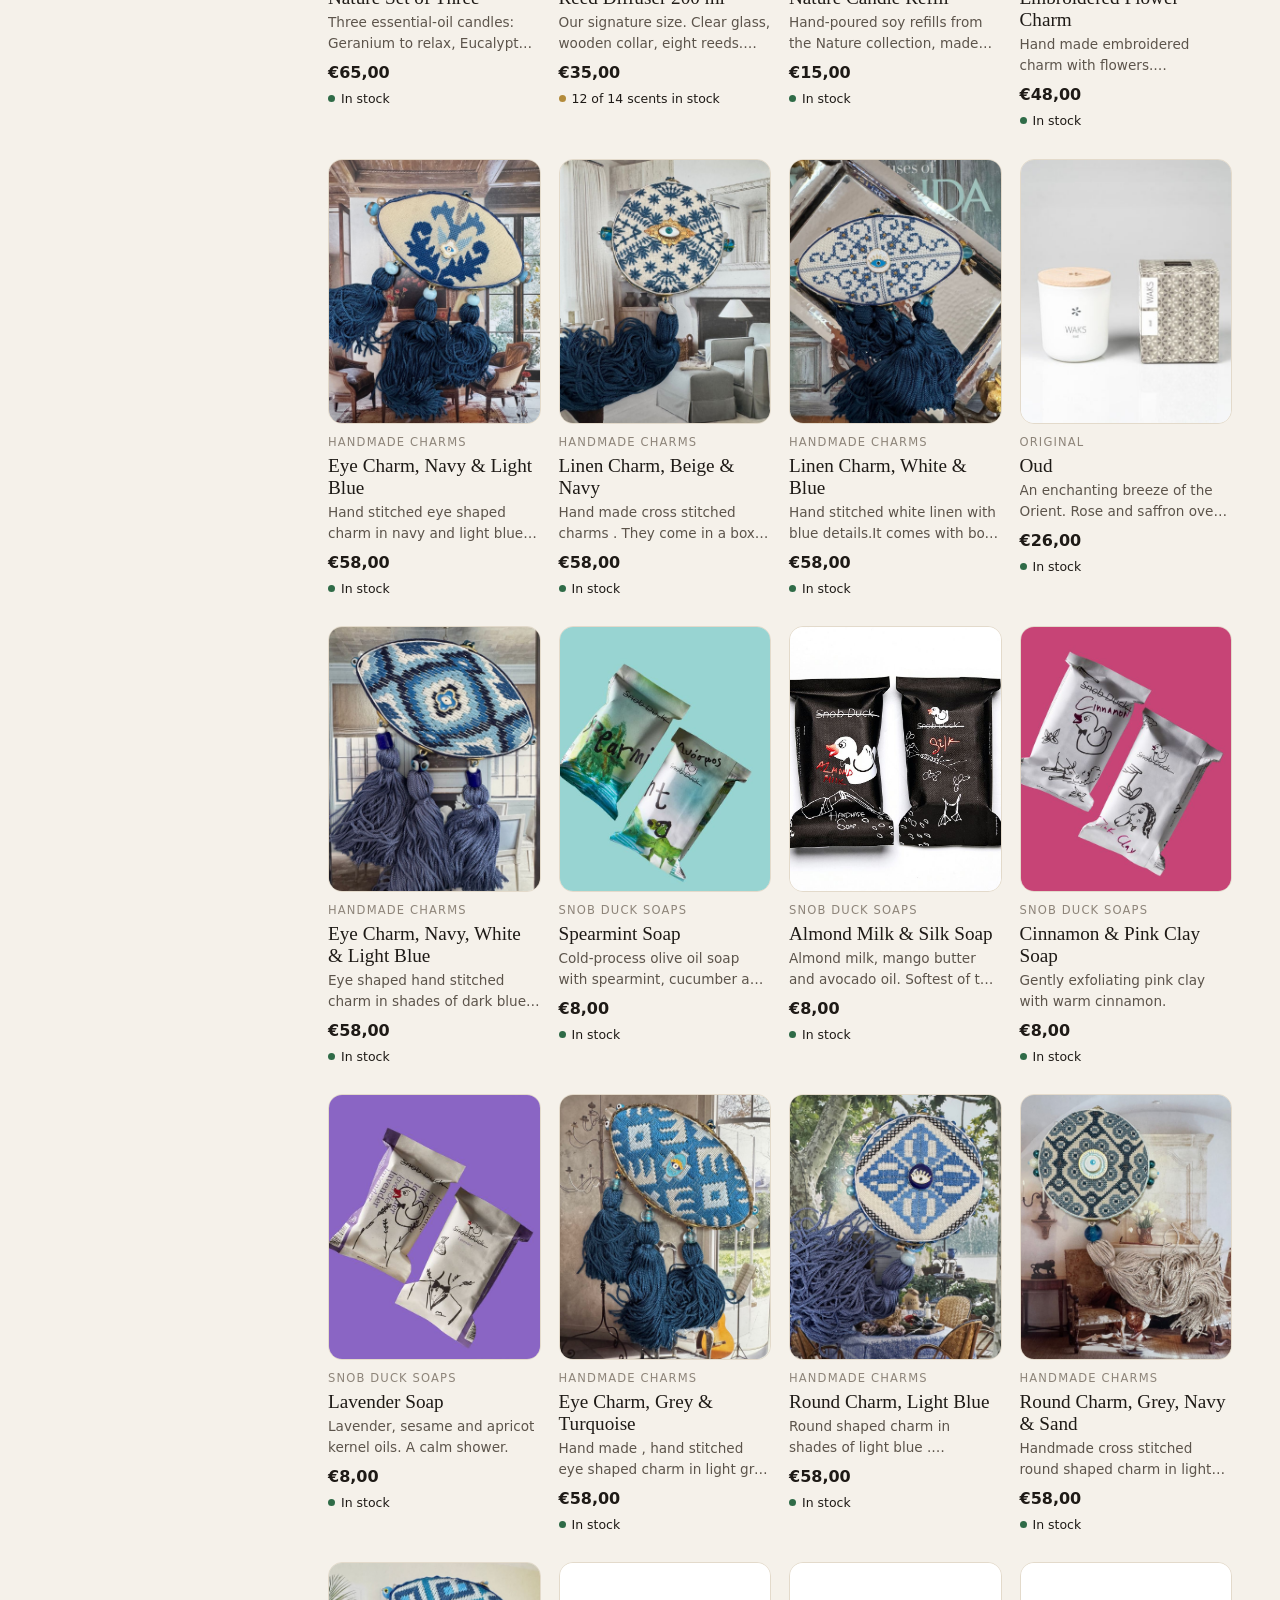
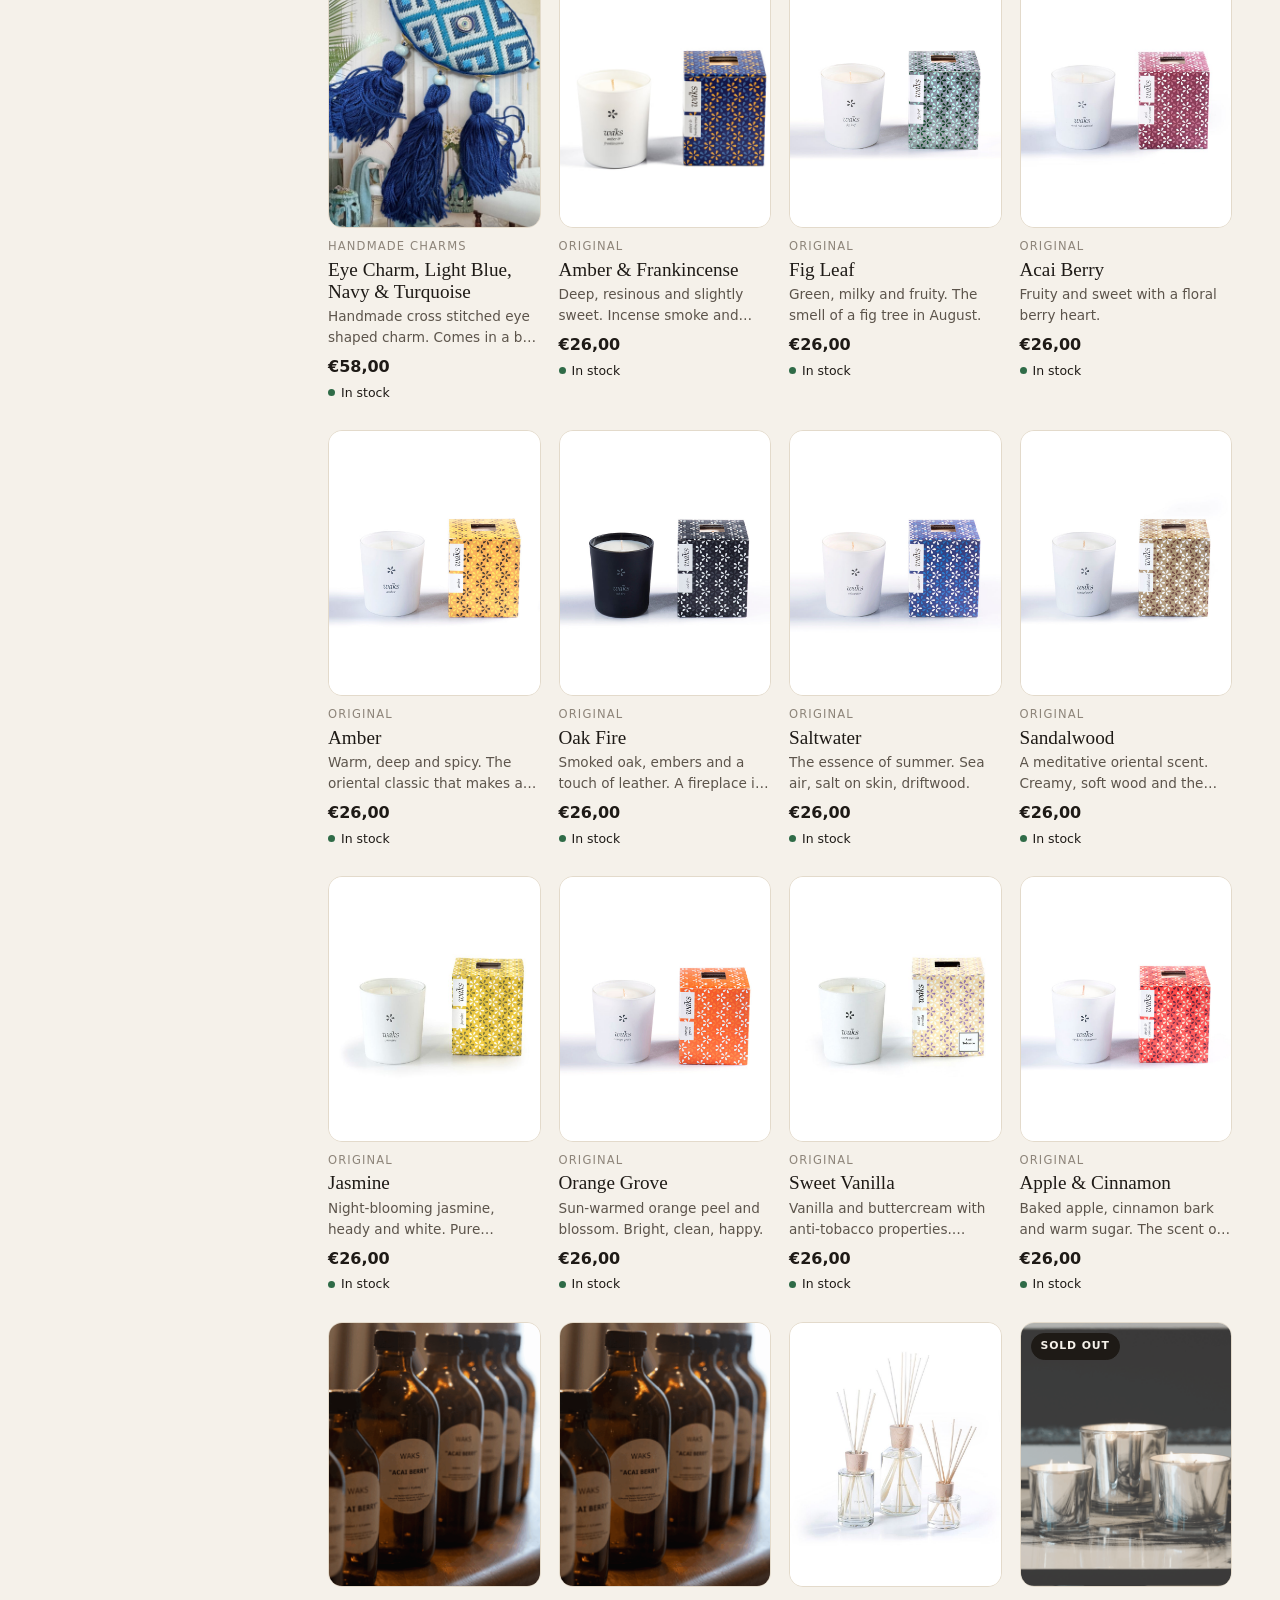
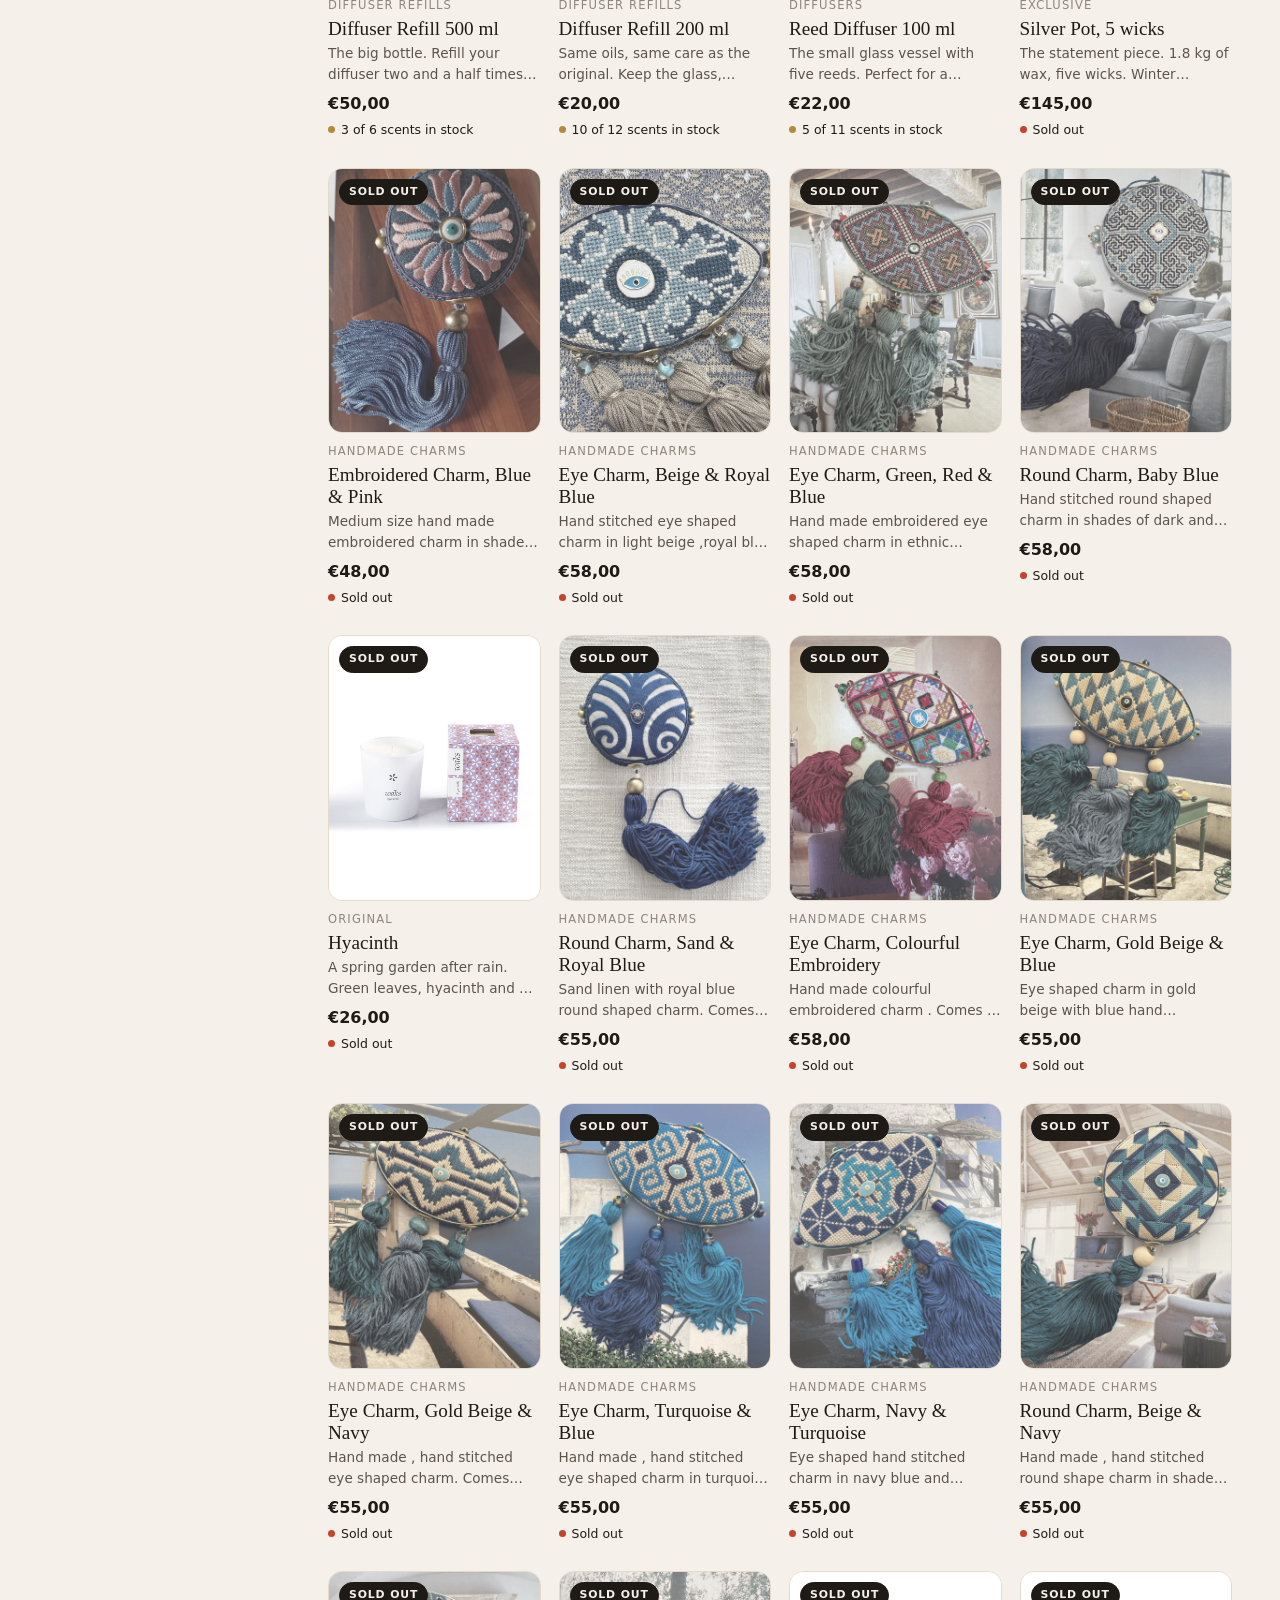
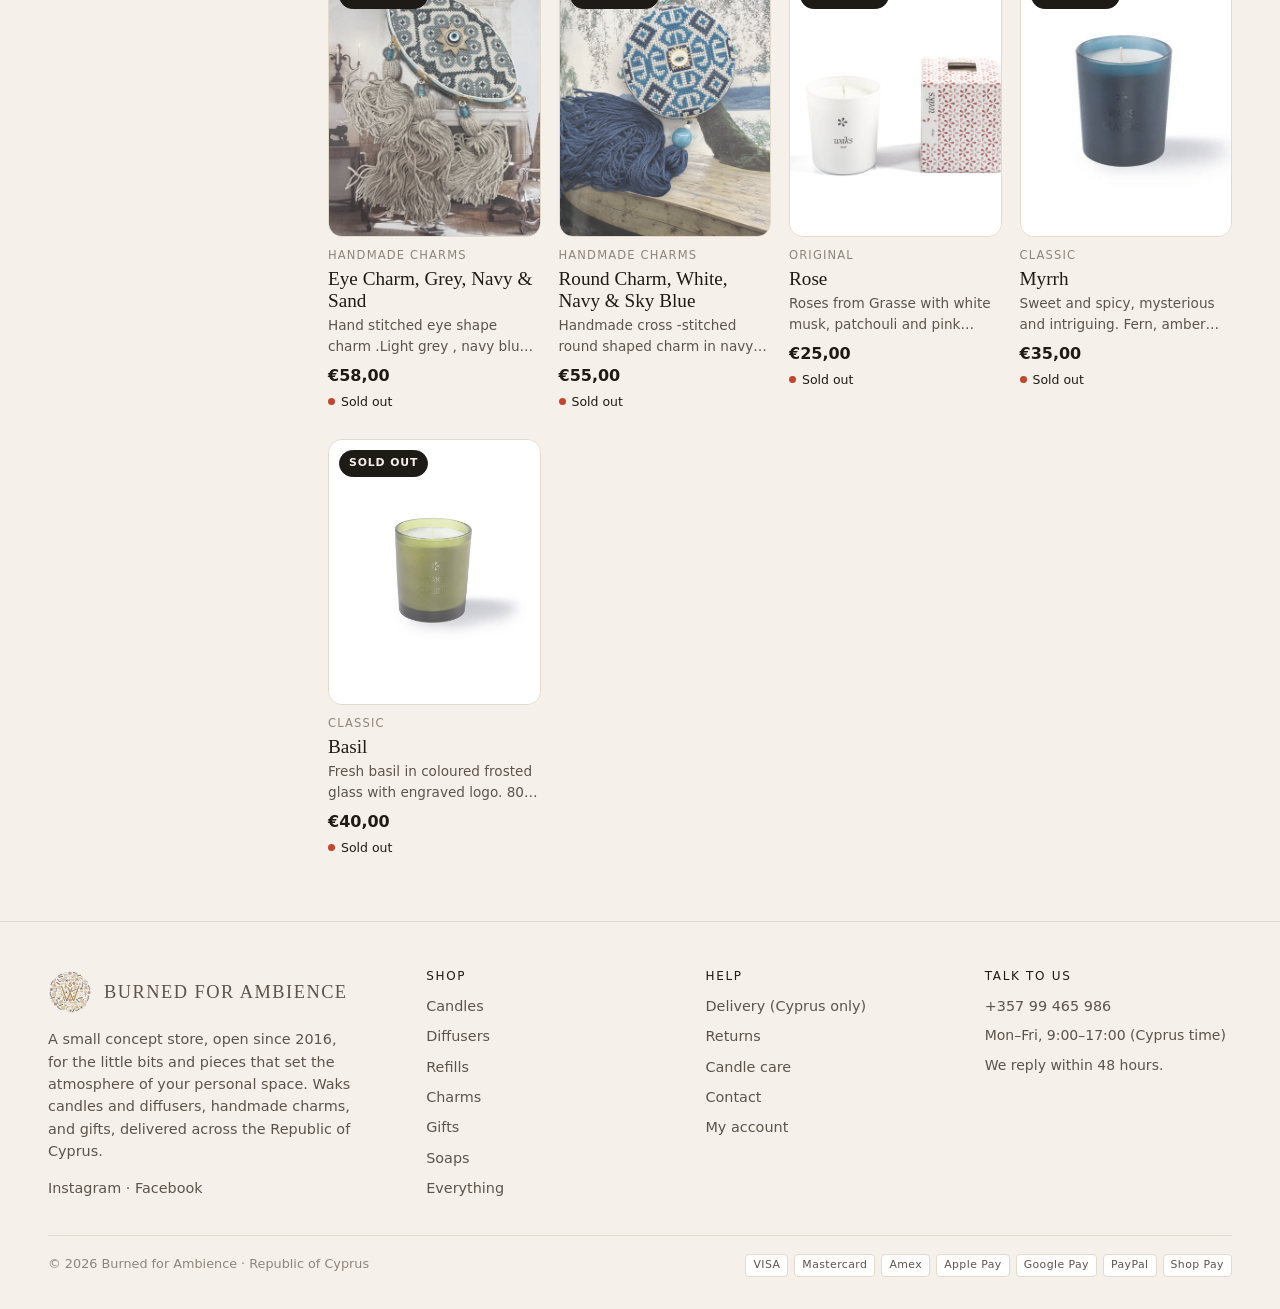
<file: shop.html>
<!doctype html>
<html lang="en">
<head>
<meta charset="utf-8">
<meta name="viewport" content="width=device-width, initial-scale=1, viewport-fit=cover">
<title>Shop · Burned for Ambience</title>
<meta name="description" content="Shop Waks candles, reed diffusers, refills, handmade charms and soaps. Delivered across Cyprus.">
<link rel="icon" href="assets/favicon.png">
<link rel="canonical" href="https://burnedforambience.com/shop.html">
<meta name="theme-color" content="#F5F1EA">
<meta http-equiv="Content-Security-Policy" content="default-src 'self'; script-src 'self' https://connect.facebook.net https://www.googletagmanager.com https://www.googleadservices.com https://analytics.tiktok.com; style-src 'self' 'unsafe-inline' https://fonts.googleapis.com; font-src https://fonts.gstatic.com; img-src 'self' data: https://www.facebook.com https://www.google.com https://www.google-analytics.com https://googleads.g.doubleclick.net https://www.googleadservices.com https://analytics.tiktok.com; connect-src 'self' https://www.facebook.com https://www.google-analytics.com https://analytics.google.com https://stats.g.doubleclick.net https://www.googletagmanager.com https://googleads.g.doubleclick.net https://www.google.com https://analytics.tiktok.com; frame-src https://td.doubleclick.net https://www.googletagmanager.com; base-uri 'self'; object-src 'none'; form-action 'self' https://burnedforambience.com">
<meta property="og:type" content="website">
<meta property="og:site_name" content="Burned for Ambience">
<meta property="og:title" content="Shop · Burned for Ambience">
<meta property="og:description" content="Candles, diffusers, refills, handmade charms and soaps by Waks. Delivered across Cyprus.">
<meta property="og:image" content="https://burnedforambience.com/assets/img/original-amber-0.jpg">
<meta property="og:locale" content="en_CY">
<meta name="twitter:card" content="summary_large_image">
<meta name="twitter:title" content="Shop · Burned for Ambience">
<meta name="twitter:description" content="Candles, diffusers, refills, handmade charms and soaps by Waks. Delivered across Cyprus.">
<meta name="twitter:image" content="https://burnedforambience.com/assets/img/original-amber-0.jpg">
<link rel="preconnect" href="https://fonts.googleapis.com">
<link rel="preconnect" href="https://fonts.gstatic.com" crossorigin>
<link rel="stylesheet" href="https://fonts.googleapis.com/css2?family=Fraunces:ital,opsz,wght@0,9..144,300..700;1,9..144,300..700&family=Figtree:wght@400;500;600;700&display=swap">
<link rel="stylesheet" href="css/style.css">
</head>
<body data-page="shop">
<div id="site-header"></div>

<main class="wrap">
  <div class="shop-head">
    <span class="eyebrow">Shop</span>
    <h1 id="shop-title" style="font-size:clamp(2.2rem,5vw,3.6rem)">Everything</h1>
    <p class="lede" id="shop-sub"></p>
  </div>
  <div class="chips" id="chips" role="group" aria-label="Collections"></div>
  <div class="shop-layout">
    <aside class="filters" id="filters" aria-label="Filters"></aside>
    <div>
      <div class="toolbar">
        <span class="muted" id="shop-count"></span>
        <label class="small muted">Sort by
          <select id="sort">
            <option value="featured">Featured</option>
            <option value="price-asc">Price, low to high</option>
            <option value="price-desc">Price, high to low</option>
            <option value="newest">Newest</option>
            <option value="name">Name</option>
          </select>
        </label>
      </div>
      <div class="grid" id="shop-grid" style="margin-bottom:64px"></div>
    </div>
  </div>
</main>

<div id="site-footer"></div>
<script src="js/tracking.js"></script>
<script src="js/products.js"></script>
<script src="js/app.js"></script>
</body>
</html>
</file>
<file: css/style.css>
/* ------------------------------------------------------------------
   Burned for Ambience - storefront stylesheet
   Layout concept: limestone ground, white photography "islands",
   brass accents, one Aegean-blue chapter for the charms. Editorial
   type (Fraunces) over a quiet, fast UI face (Figtree).
   ------------------------------------------------------------------ */
:root {
  --bone: #F5F1EA;        /* page ground, limestone */
  --paper: #FFFFFF;       /* photography islands, cards */
  --ink: #1E1A16;         /* warm near-black */
  --ink-2: #5C544B;       /* secondary text */
  --ink-3: #8E857A;       /* captions */
  --line: #E3DACB;        /* hairlines */
  --sand: #ECE4D6;        /* soft fills */
  --brass: #B38B3B;       /* logo gold */
  --brass-deep: #8A6A25;
  --brass-soft: #F1E6CF;
  --aegean: #1E4A74;      /* charm blue chapter */
  --aegean-deep: #143556;
  --aegean-soft: #D9E6F2;
  --ember: #C2452C;       /* alerts, sold-out */
  --moss: #2F6B47;        /* in stock */
  --night: #17130F;       /* refill chapter */

  --font-display: "Fraunces", "Iowan Old Style", Georgia, serif;
  --font-body: "Figtree", "Segoe UI", system-ui, -apple-system, sans-serif;

  --radius: 6px;
  --radius-lg: 14px;
  --shadow: 0 1px 2px rgba(30,26,22,.06), 0 12px 32px -12px rgba(30,26,22,.18);
  --max: 1280px;
  --gutter: clamp(16px, 4vw, 48px);
  --ease: cubic-bezier(.2,.7,.2,1);
  color-scheme: light;
}

*, *::before, *::after { box-sizing: border-box; }
html { scroll-behavior: smooth; -webkit-text-size-adjust: 100%; }
body {
  margin: 0;
  background: var(--bone);
  color: var(--ink);
  font-family: var(--font-body);
  font-size: 16px;
  line-height: 1.55;
  -webkit-font-smoothing: antialiased;
}
img { max-width: 100%; display: block; }
a { color: inherit; text-decoration: none; }
button { font: inherit; color: inherit; cursor: pointer; }
input, select, textarea { font: inherit; color: inherit; }
[hidden] { display: none !important; }
:focus-visible { outline: 2px solid var(--brass); outline-offset: 3px; }

h1, h2, h3, h4 {
  font-family: var(--font-display);
  font-weight: 400;
  line-height: 1.08;
  letter-spacing: -0.01em;
  margin: 0;
  text-wrap: balance;
  font-variation-settings: "opsz" 96, "SOFT" 30;
}
h1 { font-size: clamp(2.6rem, 6vw, 4.6rem); }
h2 { font-size: clamp(2rem, 4vw, 3rem); }
h3 { font-size: clamp(1.35rem, 2vw, 1.7rem); }
h4 { font-size: 1.15rem; }
p { margin: 0; }
.lede { font-size: 1.15rem; color: var(--ink-2); max-width: 36em; }
.eyebrow {
  font-size: .72rem;
  font-weight: 600;
  letter-spacing: .16em;
  text-transform: uppercase;
  color: var(--brass-deep);
}
.muted { color: var(--ink-2); }
.small { font-size: .875rem; }
em.accent { font-style: italic; color: var(--brass-deep); font-variation-settings: "opsz" 96, "SOFT" 60; }

.wrap { max-width: var(--max); margin-inline: auto; padding-inline: var(--gutter); }
.section { padding-block: clamp(56px, 8vw, 112px); }
.section--tight { padding-block: clamp(32px, 5vw, 64px); }
.section-head {
  display: flex; flex-wrap: wrap; align-items: end; justify-content: space-between;
  gap: 16px 32px; margin-bottom: clamp(24px, 4vw, 44px);
}
.section-head > div { display: grid; gap: 10px; }
.link-arrow { font-weight: 600; display: inline-flex; align-items: center; gap: 8px; border-bottom: 1px solid var(--line); padding-bottom: 2px; }
.link-arrow:hover { border-color: var(--ink); }

/* Buttons */
.btn {
  display: inline-flex; align-items: center; justify-content: center; gap: 10px;
  padding: 14px 24px; border-radius: 999px; border: 1px solid transparent;
  font-weight: 600; font-size: .95rem; line-height: 1; white-space: nowrap;
  transition: transform .2s var(--ease), background .2s, color .2s, border-color .2s;
}
.btn:active { transform: translateY(1px); }
.btn--primary { background: var(--ink); color: var(--bone); }
.btn--primary:hover { background: #000; }
.btn--brass { background: var(--brass); color: #fff; }
.btn--brass:hover { background: var(--brass-deep); }
.btn--ghost { border-color: var(--ink); background: transparent; }
.btn--ghost:hover { background: var(--ink); color: var(--bone); }
.btn--light { background: var(--bone); color: var(--ink); }
.btn--light:hover { background: #fff; }
.btn--sm { padding: 10px 16px; font-size: .85rem; }
.btn--block { width: 100%; }
.btn[disabled] { opacity: .5; cursor: not-allowed; }

/* ---------- Announcement + header ---------- */
.announce {
  background: var(--ink); color: var(--bone); font-size: .8rem; letter-spacing: .04em;
  text-align: center; padding: 9px var(--gutter); position: relative; overflow: hidden; min-height: 34px;
}
.announce span { display: block; transition: opacity .4s; }
.announce b { color: var(--brass-soft); font-weight: 600; }

.header {
  position: sticky; top: env(safe-area-inset-top, 0px); z-index: 50;
  background: rgba(245,241,234,.92); backdrop-filter: blur(12px); -webkit-backdrop-filter: blur(12px);
  border-bottom: 1px solid var(--line);
}
.header__bar {
  display: grid; grid-template-columns: 1fr auto 1fr; align-items: center; gap: 16px;
  height: 72px;
}
.header__left { display: flex; align-items: center; gap: 6px; }
.header__right { display: flex; align-items: center; justify-content: end; gap: 6px; }
.logo { display: inline-flex; align-items: center; gap: 12px; }
.logo img { width: 44px; height: 44px; }
.logo__word { font-family: var(--font-display); font-size: 1.15rem; letter-spacing: .08em; text-transform: uppercase; line-height: 1; }
.logo__word small { display: block; font-family: var(--font-body); font-size: .62rem; letter-spacing: .22em; color: var(--ink-3); margin-top: 4px; }
.nav { display: flex; gap: 4px; }
.nav a { padding: 10px 14px; border-radius: 999px; font-weight: 500; font-size: .95rem; }
.nav a:hover, .nav a[aria-current="page"] { background: var(--sand); }
.icon-btn {
  width: 44px; height: 44px; border-radius: 50%; border: 0; background: transparent;
  display: inline-grid; place-items: center; position: relative;
}
.icon-btn:hover { background: var(--sand); }
.icon-btn svg { width: 22px; height: 22px; stroke: currentColor; fill: none; stroke-width: 1.6; stroke-linecap: round; stroke-linejoin: round; }
.cart-count {
  position: absolute; top: 4px; right: 2px; min-width: 18px; height: 18px; padding: 0 5px;
  border-radius: 999px; background: var(--brass); color: #fff; font-size: .68rem; font-weight: 700;
  display: grid; place-items: center; font-variant-numeric: tabular-nums;
}
.cart-count[data-zero] { display: none; }
.burger { display: none; }
@media (max-width: 900px) {
  .nav { display: none; }
  .burger { display: inline-grid; }
  .header__bar { grid-template-columns: auto 1fr auto; height: 64px; }
  .logo__word { font-size: 1rem; }
  .logo__word small { display: none; }
}

/* Mobile menu */
.drawer {
  position: fixed; inset: 0; z-index: 90; display: none;
}
.drawer[open] { display: block; }
.drawer__scrim { position: absolute; inset: 0; background: rgba(23,19,15,.45); }
.drawer__panel {
  position: absolute; top: 0; bottom: 0; width: min(420px, 92vw); background: var(--bone);
  display: flex; flex-direction: column; box-shadow: var(--shadow);
  padding-top: env(safe-area-inset-top, 0px); padding-bottom: env(safe-area-inset-bottom, 0px);
  animation: slide .35s var(--ease);
}
.drawer--left .drawer__panel { left: 0; }
.drawer--right .drawer__panel { right: 0; }
.drawer--left .drawer__panel { animation-name: slideL; }
@keyframes slide { from { transform: translateX(40px); opacity: 0; } to { transform: none; opacity: 1; } }
@keyframes slideL { from { transform: translateX(-40px); opacity: 0; } to { transform: none; opacity: 1; } }
.drawer__head { display: flex; align-items: center; justify-content: space-between; padding: 16px 20px; border-bottom: 1px solid var(--line); }
.drawer__head h3 { font-size: 1.3rem; }
.drawer__body { flex: 1; overflow: auto; padding: 20px; min-width: 0; }
.menu-list { display: grid; gap: 4px; }
.menu-list a { padding: 14px 12px; border-radius: var(--radius); font-size: 1.25rem; font-family: var(--font-display); display: flex; justify-content: space-between; }
.menu-list a:hover { background: var(--sand); }
.menu-list a span { font-family: var(--font-body); font-size: .8rem; color: var(--ink-3); align-self: center; }

/* ---------- Cart drawer ---------- */
.cart-lines { display: grid; gap: 18px; }
.cart-line { display: grid; grid-template-columns: 76px 1fr; gap: 14px; align-items: start; }
.cart-line__img { width: 76px; aspect-ratio: 1; border-radius: var(--radius); background: var(--paper); overflow: hidden; }
.cart-line__img img { width: 100%; height: 100%; object-fit: cover; }
.cart-line__name { font-weight: 600; }
.cart-line__meta { font-size: .85rem; color: var(--ink-2); }
.cart-line__row { display: flex; justify-content: space-between; align-items: center; margin-top: 8px; gap: 8px; }
.qty { display: inline-flex; align-items: center; border: 1px solid var(--line); border-radius: 999px; background: var(--paper); }
.qty button { width: 34px; height: 34px; border: 0; background: transparent; border-radius: 50%; font-size: 1.1rem; }
.qty button:hover { background: var(--sand); }
.qty output { min-width: 28px; text-align: center; font-weight: 600; font-variant-numeric: tabular-nums; }
.qty--lg button { width: 44px; height: 44px; }
.remove { border: 0; background: none; color: var(--ink-3); font-size: .8rem; text-decoration: underline; padding: 0; }
.remove:hover { color: var(--ember); }
.cart-empty { text-align: center; padding: 48px 12px; display: grid; gap: 14px; justify-items: center; color: var(--ink-2); }
.ship-bar { background: var(--paper); border: 1px solid var(--line); border-radius: var(--radius); padding: 12px 14px; display: grid; gap: 8px; font-size: .85rem; }
.ship-bar__track { height: 6px; background: var(--sand); border-radius: 99px; overflow: hidden; }
.ship-bar__fill { height: 100%; background: linear-gradient(90deg, var(--brass), var(--brass-deep)); transition: width .4s var(--ease); }
.cart-foot { border-top: 1px solid var(--line); padding: 16px 20px; display: grid; gap: 12px; background: var(--bone); }
.cart-total { display: flex; justify-content: space-between; font-size: 1.1rem; font-weight: 600; }
.cart-total span:last-child { font-variant-numeric: tabular-nums; }
.upsell { display: grid; gap: 10px; margin-top: 24px; padding-top: 20px; border-top: 1px dashed var(--line); }
.upsell__item { display: grid; grid-template-columns: 56px 1fr auto; gap: 12px; align-items: center; background: var(--paper); border-radius: var(--radius); padding: 8px; border: 1px solid var(--line); }
.upsell__item img { width: 56px; height: 56px; object-fit: cover; border-radius: 4px; }
.upsell__item b { display: block; font-size: .9rem; }
.upsell__item small { color: var(--ink-2); }

/* Toast */
.toast {
  position: fixed; left: 50%; bottom: calc(24px + env(safe-area-inset-bottom, 0px)); transform: translate(-50%, 20px);
  background: var(--ink); color: var(--bone); padding: 12px 18px; border-radius: 999px; font-size: .9rem;
  opacity: 0; pointer-events: none; transition: .3s var(--ease); z-index: 100; box-shadow: var(--shadow); white-space: nowrap; max-width: calc(100vw - 32px);
}
.toast.show { opacity: 1; transform: translate(-50%, 0); }

/* ---------- Search ---------- */
.search-box { display: flex; gap: 8px; align-items: center; border: 1px solid var(--line); border-radius: 999px; background: var(--paper); padding: 4px 6px 4px 16px; }
.search-box input { flex: 1; border: 0; background: none; padding: 10px 0; min-width: 0; }
.search-box input:focus { outline: none; }
.search-results { display: grid; gap: 6px; margin-top: 18px; }
.search-hit { display: grid; grid-template-columns: 54px 1fr auto; align-items: center; gap: 12px; padding: 8px; border-radius: var(--radius); }
.search-hit:hover { background: var(--sand); }
.search-hit img { width: 54px; height: 54px; object-fit: cover; border-radius: 4px; background: var(--paper); }
.search-hit b { display: block; }
.search-hit small { color: var(--ink-2); }
.search-hit .price { font-variant-numeric: tabular-nums; }

/* ---------- Hero ---------- */
.hero { padding-block: clamp(32px, 5vw, 72px) clamp(40px, 6vw, 88px); }
.hero__grid { display: grid; grid-template-columns: 1.05fr 1fr; gap: clamp(28px, 5vw, 72px); align-items: center; }
.hero__copy { display: grid; gap: 22px; }
.hero__copy h1 { font-size: clamp(2.8rem, 6.4vw, 5.2rem); }
.hero__ctas { display: flex; flex-wrap: wrap; gap: 12px; }
.hero__proof { display: flex; flex-wrap: wrap; gap: 8px 22px; font-size: .85rem; color: var(--ink-2); }
.hero__proof li { list-style: none; display: inline-flex; align-items: center; gap: 8px; }
.hero__proof ul { display: contents; }
.hero__proof svg { width: 16px; height: 16px; stroke: var(--brass); fill: none; stroke-width: 2; }
.hero__visual { position: relative; }
.hero__img { border-radius: var(--radius-lg); overflow: hidden; aspect-ratio: 4/4.4; background: var(--sand); }
.hero__img img { width: 100%; height: 100%; object-fit: cover; }
.hero__card {
  position: absolute; left: -24px; bottom: 32px; background: var(--paper); border-radius: var(--radius-lg);
  box-shadow: var(--shadow); padding: 12px 14px 12px 12px; display: grid; grid-template-columns: 64px 1fr; gap: 12px; align-items: center;
  max-width: 300px;
}
.hero__card img { width: 64px; height: 64px; object-fit: cover; border-radius: 8px; background: var(--paper); }
.hero__card b { display: block; font-size: .95rem; }
.hero__card small { color: var(--ink-2); display: block; }
.hero__card .price { font-weight: 700; color: var(--brass-deep); }
@media (max-width: 860px) {
  .hero__grid { grid-template-columns: 1fr; }
  .hero__img { aspect-ratio: 4/3; }
  .hero__card { left: 12px; bottom: 12px; }
}

/* ---------- Trust strip ---------- */
.trust { border-block: 1px solid var(--line); padding-block: 18px; }
.trust ul { list-style: none; margin: 0; padding: 0; display: flex; flex-wrap: wrap; justify-content: space-between; gap: 10px 28px; font-size: .88rem; color: var(--ink-2); }
.trust li { display: inline-flex; gap: 10px; align-items: center; }
.trust svg { width: 18px; height: 18px; stroke: var(--brass); fill: none; stroke-width: 1.8; stroke-linecap: round; }

/* ---------- Category tiles ---------- */
.cats { display: grid; grid-template-columns: repeat(6, 1fr); gap: 14px; }
.cat { display: grid; gap: 12px; text-align: center; }
.cat__img { aspect-ratio: 1; border-radius: 50%; overflow: hidden; background: var(--paper); border: 1px solid var(--line); transition: transform .35s var(--ease), box-shadow .35s; }
.cat__img img { width: 100%; height: 100%; object-fit: cover; }
.cat:hover .cat__img { transform: translateY(-4px); box-shadow: var(--shadow); }
.cat b { font-family: var(--font-display); font-weight: 500; font-size: 1.1rem; }
.cat small { display: block; color: var(--ink-3); font-size: .78rem; }
@media (max-width: 900px) { .cats { grid-template-columns: repeat(3, 1fr); } }
@media (max-width: 480px) { .cats { grid-template-columns: repeat(3, 1fr); gap: 10px; } .cat b { font-size: .95rem; } }

/* ---------- Product cards ---------- */
.grid { display: grid; grid-template-columns: repeat(4, 1fr); gap: 28px 18px; }
@media (max-width: 1000px) { .grid { grid-template-columns: repeat(3, 1fr); } }
@media (max-width: 640px) { .grid { grid-template-columns: repeat(2, 1fr); gap: 22px 12px; } }
.card { display: grid; gap: 10px; align-content: start; position: relative; min-width: 0; }
.card__media {
  display: block; position: relative; aspect-ratio: 4/5; border-radius: var(--radius-lg); overflow: hidden; background: var(--paper);
  border: 1px solid var(--line);
}
.card__media img { width: 100%; height: 100%; object-fit: cover; transition: transform .6s var(--ease); }
.card:hover .card__media img { transform: scale(1.04); }
.card__media--soldout img { filter: grayscale(.4); opacity: .8; }
.badge {
  position: absolute; top: 10px; left: 10px; background: var(--paper); border: 1px solid var(--line);
  padding: 4px 9px; border-radius: 999px; font-size: .68rem; font-weight: 700; letter-spacing: .08em; text-transform: uppercase;
}
.badge--brass { background: var(--brass); color: #fff; border-color: var(--brass); }
.badge--out { background: var(--ink); color: var(--bone); border-color: var(--ink); }
.card__visual { position: relative; }
.card__quick {
  position: absolute; right: 10px; bottom: 10px; z-index: 2;
  opacity: 0; transform: translateY(6px); transition: .25s var(--ease);
}
.card:hover .card__quick, .card:focus-within .card__quick { opacity: 1; transform: none; }
@media (hover: none) { .card__quick { opacity: 1; transform: none; } }
.card__quick .btn { min-height: 40px; padding: 10px 14px; font-size: .82rem; backdrop-filter: blur(6px); -webkit-backdrop-filter: blur(6px); background: rgba(30,26,22,.92); box-shadow: 0 6px 18px -8px rgba(0,0,0,.5); }
.card__body { display: grid; gap: 3px; }
.card__sub { font-size: .72rem; letter-spacing: .1em; text-transform: uppercase; color: var(--ink-3); }
.card__name { font-family: var(--font-display); font-size: 1.2rem; font-weight: 500; line-height: 1.15; }
.card__blurb { font-size: .85rem; color: var(--ink-2); display: -webkit-box; -webkit-line-clamp: 2; -webkit-box-orient: vertical; overflow: hidden; }
.card__price { display: flex; gap: 8px; align-items: baseline; font-weight: 600; font-variant-numeric: tabular-nums; margin-top: 4px; }
.card__price s { color: var(--ink-3); font-weight: 400; }
.card__price .from { font-weight: 400; color: var(--ink-3); font-size: .85rem; }
.stock { font-size: .78rem; display: inline-flex; align-items: center; gap: 6px; }
.stock::before { content: ""; width: 7px; height: 7px; border-radius: 50%; background: var(--moss); }
.stock--low::before { background: var(--brass); }
.stock--out::before { background: var(--ember); }

/* ---------- Refill chapter (dark) ---------- */
.refill { background: var(--night); color: var(--bone); }
.refill .eyebrow { color: var(--brass); }
.refill__grid { display: grid; grid-template-columns: 1fr 1fr; gap: clamp(28px, 5vw, 80px); align-items: center; }
.refill__img { border-radius: var(--radius-lg); overflow: hidden; aspect-ratio: 1; }
.refill__img img { width: 100%; height: 100%; object-fit: cover; }
.refill__copy { display: grid; gap: 26px; }
.steps { display: grid; gap: 0; border-top: 1px solid rgba(245,241,234,.15); }
.step { display: grid; grid-template-columns: 56px 1fr; gap: 16px; padding: 18px 0; border-bottom: 1px solid rgba(245,241,234,.15); }
.step b { font-family: var(--font-display); font-size: 1.6rem; font-weight: 300; color: var(--brass); font-variation-settings: "opsz" 144; }
.step h4 { color: var(--bone); margin-bottom: 4px; font-family: var(--font-body); font-weight: 600; font-size: 1rem; }
.step p { color: rgba(245,241,234,.7); font-size: .95rem; }
.saving { display: flex; gap: 28px; flex-wrap: wrap; }
.saving div { display: grid; gap: 2px; }
.saving b { font-family: var(--font-display); font-size: 2rem; font-weight: 400; color: var(--brass-soft); font-variant-numeric: tabular-nums; }
.saving small { color: rgba(245,241,234,.65); font-size: .8rem; letter-spacing: .08em; text-transform: uppercase; }
@media (max-width: 860px) { .refill__grid { grid-template-columns: 1fr; } }

/* ---------- Scent finder ---------- */
.finder { background: var(--paper); border: 1px solid var(--line); border-radius: var(--radius-lg); padding: clamp(24px, 4vw, 48px); display: grid; gap: 28px; }
.moods { display: flex; flex-wrap: wrap; gap: 10px; }
.mood {
  border: 1px solid var(--line); background: var(--bone); border-radius: 999px; padding: 12px 18px; font-weight: 500;
  display: inline-flex; gap: 10px; align-items: center; transition: .2s;
}
.mood:hover { border-color: var(--ink); }
.mood[aria-pressed="true"] { background: var(--ink); color: var(--bone); border-color: var(--ink); }
.finder__result { display: grid; gap: 18px; }
.finder__result p.why { color: var(--ink-2); font-style: italic; font-family: var(--font-display); font-size: 1.2rem; }
.finder__grid { display: grid; grid-template-columns: repeat(3, 1fr); gap: 16px; }
@media (max-width: 720px) { .finder__grid { grid-template-columns: 1fr; } }
.pick { display: grid; grid-template-columns: 96px 1fr; gap: 14px; align-items: center; border: 1px solid var(--line); border-radius: var(--radius-lg); padding: 10px; background: var(--bone); }
.pick img { width: 96px; height: 96px; object-fit: cover; border-radius: 8px; background: var(--paper); }
.pick b { font-family: var(--font-display); font-weight: 500; font-size: 1.1rem; display: block; }
.pick small { color: var(--ink-2); display: block; margin: 2px 0 8px; }
.pick .btn { padding: 8px 14px; font-size: .8rem; }

/* ---------- Charms chapter (Aegean) ---------- */
.charms { background: var(--aegean); color: #fff; }
.charms .eyebrow { color: var(--aegean-soft); }
.charms .section-head .link-arrow { border-color: rgba(255,255,255,.4); }
.charms .card__media { border-color: rgba(255,255,255,.15); }
.charms .card__sub { color: var(--aegean-soft); }
.charms .card__blurb { color: rgba(255,255,255,.75); }
.charms .stock { color: rgba(255,255,255,.85); }
.charms .btn--ghost { border-color: #fff; color: #fff; }
.charms .btn--ghost:hover { background: #fff; color: var(--aegean); }
.charms__intro { display: grid; grid-template-columns: 1.2fr 1fr; gap: 40px; align-items: end; margin-bottom: 40px; }
.charms__intro p { color: rgba(255,255,255,.8); font-size: 1.05rem; }
.charms__points { display: grid; gap: 10px; list-style: none; padding: 0; margin: 0; font-size: .95rem; }
.charms__points li { display: flex; gap: 10px; align-items: start; }
.charms__points li::before { content: "◆"; color: var(--brass); font-size: .7rem; margin-top: .45em; }
@media (max-width: 860px) { .charms__intro { grid-template-columns: 1fr; } }

/* ---------- Editorial two-up ---------- */
.feature { display: grid; grid-template-columns: 1fr 1fr; gap: 18px; }
.feature__tile { position: relative; border-radius: var(--radius-lg); overflow: hidden; min-height: 460px; display: grid; align-items: end; background: var(--sand); }
.feature__tile img { position: absolute; inset: 0; width: 100%; height: 100%; object-fit: cover; transition: transform .8s var(--ease); }
.feature__tile:hover img { transform: scale(1.03); }
.feature__tile > div { position: relative; padding: 28px; background: linear-gradient(to top, rgba(23,19,15,.78), rgba(23,19,15,0)); color: var(--bone); display: grid; gap: 8px; }
.feature__tile .eyebrow { color: var(--brass-soft); }
.feature__tile h3 { color: #fff; font-size: 1.8rem; }
.feature__tile p { color: rgba(245,241,234,.85); max-width: 32em; }
.feature__tile .btn { justify-self: start; margin-top: 6px; }
@media (max-width: 760px) { .feature { grid-template-columns: 1fr; } .feature__tile { min-height: 360px; } }

/* ---------- Newsletter ---------- */
.news { background: var(--paper); border: 1px solid var(--line); border-radius: var(--radius-lg); padding: clamp(28px, 5vw, 56px); display: grid; grid-template-columns: 1.1fr 1fr; gap: 32px; align-items: center; }
.news form { display: grid; gap: 10px; }
.news .row { display: flex; gap: 8px; }
.news input[type="email"] { flex: 1; min-width: 0; border: 1px solid var(--line); border-radius: 999px; padding: 14px 18px; background: var(--bone); }
.news .fine { font-size: .78rem; color: var(--ink-3); }
.news .ok { display: grid; gap: 6px; padding: 18px; border-radius: var(--radius); background: var(--brass-soft); }
.news .ok code { font-size: 1.4rem; font-family: var(--font-display); letter-spacing: .08em; }
@media (max-width: 760px) { .news { grid-template-columns: 1fr; } }

/* ---------- Footer ---------- */
.footer { border-top: 1px solid var(--line); padding-block: 48px 32px; font-size: .9rem; color: var(--ink-2); }
.footer__grid { display: grid; grid-template-columns: 1.4fr 1fr 1fr 1fr; gap: 32px; }
.footer h4 { font-family: var(--font-body); font-size: .75rem; letter-spacing: .14em; text-transform: uppercase; color: var(--ink); margin-bottom: 12px; }
.footer ul { list-style: none; padding: 0; margin: 0; display: grid; gap: 8px; }
.footer a:hover { color: var(--ink); text-decoration: underline; }
.footer__brand { display: grid; gap: 14px; max-width: 34ch; }
.footer__bottom { margin-top: 36px; padding-top: 18px; border-top: 1px solid var(--line); display: flex; flex-wrap: wrap; gap: 12px 24px; justify-content: space-between; font-size: .8rem; color: var(--ink-3); }
.pay { display: flex; gap: 6px; flex-wrap: wrap; }
.pay span { border: 1px solid var(--line); border-radius: 4px; padding: 2px 7px; font-size: .68rem; letter-spacing: .04em; background: var(--paper); color: var(--ink-2); }
@media (max-width: 860px) { .footer__grid { grid-template-columns: 1fr 1fr; } }
@media (max-width: 480px) { .footer__grid { grid-template-columns: 1fr; } }

/* ---------- Shop page ---------- */
.shop-head { display: grid; gap: 10px; padding-block: clamp(28px, 4vw, 56px) 24px; }
.shop-layout { display: grid; grid-template-columns: 240px 1fr; gap: 40px; align-items: start; }
.filters { position: sticky; top: calc(84px + env(safe-area-inset-top, 0px)); display: grid; gap: 26px; }
.filters h4 { font-family: var(--font-body); font-size: .72rem; letter-spacing: .14em; text-transform: uppercase; color: var(--ink-3); margin-bottom: 10px; }
.filters ul { list-style: none; padding: 0; margin: 0; display: grid; gap: 2px; }
.filters button.f {
  width: 100%; text-align: left; border: 0; background: none; padding: 8px 10px; border-radius: var(--radius);
  display: flex; justify-content: space-between; align-items: center;
}
.filters button.f:hover { background: var(--sand); }
.filters button.f[aria-pressed="true"] { background: var(--ink); color: var(--bone); }
.filters button.f span { font-size: .78rem; color: var(--ink-3); font-variant-numeric: tabular-nums; }
.filters button.f[aria-pressed="true"] span { color: rgba(245,241,234,.6); }
.toggle { display: flex; align-items: center; gap: 10px; font-size: .9rem; cursor: pointer; }
.toggle input { width: 18px; height: 18px; accent-color: var(--ink); }
.toolbar { display: flex; flex-wrap: wrap; justify-content: space-between; align-items: center; gap: 12px; margin-bottom: 20px; }
.toolbar select { border: 1px solid var(--line); background: var(--paper); border-radius: 999px; padding: 8px 14px; }
.chips { display: none; gap: 8px; overflow-x: auto; padding-bottom: 4px; scrollbar-width: none; }
.chips::-webkit-scrollbar { display: none; }
.chip { flex: 0 0 auto; border: 1px solid var(--line); background: var(--paper); border-radius: 999px; padding: 8px 14px; font-size: .85rem; }
.chip[aria-pressed="true"] { background: var(--ink); color: var(--bone); border-color: var(--ink); }
@media (max-width: 860px) {
  .shop-layout { grid-template-columns: 1fr; gap: 16px; }
  .filters { display: none; }
  .chips { display: flex; }
}
.empty { padding: 48px; text-align: center; color: var(--ink-2); border: 1px dashed var(--line); border-radius: var(--radius-lg); }

/* ---------- Product page ---------- */
.crumbs { font-size: .8rem; color: var(--ink-3); display: flex; gap: 8px; flex-wrap: wrap; padding-block: 18px 8px; }
.crumbs a:hover { color: var(--ink); }
.pdp { display: grid; grid-template-columns: 1.15fr 1fr; gap: clamp(28px, 5vw, 72px); align-items: start; padding-block: 8px 48px; }
.gallery { display: grid; gap: 12px; position: sticky; top: calc(90px + env(safe-area-inset-top, 0px)); }
.gallery__main { aspect-ratio: 1; border-radius: var(--radius-lg); overflow: hidden; background: var(--paper); border: 1px solid var(--line); position: relative; }
.gallery__main img { width: 100%; height: 100%; object-fit: cover; }
.gallery__thumbs { display: flex; gap: 10px; }
.gallery__thumbs button { width: 72px; height: 72px; border-radius: 8px; overflow: hidden; border: 1px solid var(--line); background: var(--paper); padding: 0; }
.gallery__thumbs button[aria-current="true"] { border-color: var(--ink); box-shadow: 0 0 0 1px var(--ink); }
.gallery__thumbs img { width: 100%; height: 100%; object-fit: cover; }
.buy { display: grid; gap: 22px; }
.buy__title { display: grid; gap: 8px; }
.buy__price { font-size: 1.6rem; font-family: var(--font-display); font-variant-numeric: tabular-nums; display: flex; gap: 12px; align-items: baseline; }
.buy__price small { font-family: var(--font-body); font-size: .8rem; color: var(--ink-3); }
.variants { display: grid; gap: 10px; }
.variants__label { font-size: .85rem; font-weight: 600; display: flex; justify-content: space-between; }
.variants__label span { font-weight: 400; color: var(--ink-2); }
.swatches { display: flex; flex-wrap: wrap; gap: 8px; }
.swatch { border: 1px solid var(--line); background: var(--paper); border-radius: 999px; padding: 9px 14px; font-size: .88rem; }
.swatch:hover { border-color: var(--ink); }
.swatch[aria-pressed="true"] { background: var(--ink); color: var(--bone); border-color: var(--ink); }
.swatch[data-out] { color: var(--ink-3); text-decoration: line-through; background: var(--bone); }
.buy__row { display: flex; gap: 10px; align-items: stretch; }
.buy__row .btn { flex: 1; padding-block: 16px; }
.buy__secondary { display: grid; grid-template-columns: 1fr 1fr; gap: 10px; }
.pyramid { display: grid; grid-template-columns: repeat(3, 1fr); gap: 1px; background: var(--line); border: 1px solid var(--line); border-radius: var(--radius-lg); overflow: hidden; }
.pyramid div { background: var(--paper); padding: 14px; display: grid; gap: 4px; }
.pyramid small { font-size: .68rem; letter-spacing: .12em; text-transform: uppercase; color: var(--ink-3); }
.pyramid b { font-family: var(--font-display); font-weight: 500; font-size: 1rem; line-height: 1.25; }
.specs { display: flex; flex-wrap: wrap; gap: 8px; }
.specs span { border: 1px solid var(--line); background: var(--paper); border-radius: 999px; padding: 6px 12px; font-size: .8rem; display: inline-flex; gap: 6px; align-items: center; }
.specs svg { width: 14px; height: 14px; stroke: var(--brass); fill: none; stroke-width: 2; }
.accordion { border-top: 1px solid var(--line); }
.accordion details { border-bottom: 1px solid var(--line); }
.accordion summary { padding: 16px 0; cursor: pointer; font-weight: 600; list-style: none; display: flex; justify-content: space-between; align-items: center; }
.accordion summary::-webkit-details-marker { display: none; }
.accordion summary::after { content: "+"; font-size: 1.3rem; color: var(--ink-3); font-weight: 300; }
.accordion details[open] summary::after { content: "–"; }
.accordion .acc-body { padding: 0 0 18px; color: var(--ink-2); font-size: .95rem; display: grid; gap: 10px; }
.pair { display: grid; grid-template-columns: 88px 1fr auto; gap: 14px; align-items: center; background: var(--brass-soft); border-radius: var(--radius-lg); padding: 12px; }
.pair img { width: 88px; height: 88px; object-fit: cover; border-radius: 8px; background: var(--paper); }
.pair b { display: block; font-family: var(--font-display); font-weight: 500; font-size: 1.05rem; }
.pair small { color: var(--ink-2); display: block; }
@media (max-width: 860px) {
  .pdp { grid-template-columns: 1fr; }
  .gallery { position: static; }
  .pair { grid-template-columns: 72px 1fr; }
  .pair .btn { grid-column: 1 / -1; }
}
.sticky-buy {
  position: fixed; left: 0; right: 0; bottom: 0; z-index: 40; background: var(--paper); border-top: 1px solid var(--line);
  padding: 10px var(--gutter) calc(10px + env(safe-area-inset-bottom, 0px)); display: none; gap: 12px; align-items: center; justify-content: space-between;
  transform: translateY(100%); transition: transform .3s var(--ease);
}
.sticky-buy.show { transform: none; }
.sticky-buy b { font-variant-numeric: tabular-nums; }
@media (max-width: 860px) { .sticky-buy { display: flex; } }

/* ---------- About / story ---------- */
.story { display: grid; grid-template-columns: 1fr 1fr; gap: clamp(28px, 5vw, 72px); align-items: center; }
.story__img { border-radius: var(--radius-lg); overflow: hidden; aspect-ratio: 4/5; background: var(--paper); }
.story__img img { width: 100%; height: 100%; object-fit: cover; }
.story__copy { display: grid; gap: 18px; }
.story__copy p { color: var(--ink-2); font-size: 1.05rem; max-width: 36em; }
.values { display: grid; grid-template-columns: repeat(4, 1fr); gap: 16px; }
.value { background: var(--paper); border: 1px solid var(--line); border-radius: var(--radius-lg); padding: 22px; display: grid; gap: 8px; }
.value b { font-family: var(--font-display); font-weight: 500; font-size: 1.2rem; }
.value p { font-size: .92rem; color: var(--ink-2); }
.contact { display: grid; grid-template-columns: 1fr 1.2fr; gap: 40px; }
.contact__info { display: grid; gap: 20px; }
.contact__info dl { display: grid; grid-template-columns: auto 1fr; gap: 8px 20px; margin: 0; }
.contact__info dt { font-size: .72rem; letter-spacing: .12em; text-transform: uppercase; color: var(--ink-3); padding-top: .25em; }
.contact__info dd { margin: 0; }
.form { display: grid; gap: 12px; background: var(--paper); border: 1px solid var(--line); border-radius: var(--radius-lg); padding: 24px; }
.form label { display: grid; gap: 6px; font-size: .85rem; font-weight: 600; }
.form input, .form textarea { border: 1px solid var(--line); border-radius: var(--radius); padding: 12px 14px; background: var(--bone); font-weight: 400; width: 100%; }
.form .two { display: grid; grid-template-columns: 1fr 1fr; gap: 12px; }
@media (max-width: 860px) { .story, .contact { grid-template-columns: 1fr; } .values { grid-template-columns: 1fr 1fr; } .form .two { grid-template-columns: 1fr; } }

/* ---------- Reveal ---------- */
@media (prefers-reduced-motion: no-preference) {
  .reveal { opacity: 0; transform: translateY(14px); transition: opacity .7s var(--ease), transform .7s var(--ease); }
  .reveal.in { opacity: 1; transform: none; }
}
@media (prefers-reduced-motion: reduce) {
  *, *::before, *::after { animation: none !important; transition: none !important; }
}
.sr-only { position: absolute; width: 1px; height: 1px; overflow: hidden; clip: rect(0 0 0 0); white-space: nowrap; }

/* ---------- Cookie consent ---------- */
.consent {
  position: fixed; left: 16px; right: 16px; bottom: calc(16px + env(safe-area-inset-bottom, 0px)); z-index: 95;
  margin-inline: auto; max-width: 720px; background: var(--paper); border: 1px solid var(--line); border-radius: var(--radius-lg);
  box-shadow: var(--shadow); padding: 16px 18px; display: flex; flex-wrap: wrap; gap: 12px 20px; align-items: center; justify-content: space-between;
  font-size: .9rem; color: var(--ink-2);
}
.consent__text { flex: 1 1 320px; min-width: 0; }
.consent__text b { color: var(--ink); }
.consent__btns { display: flex; gap: 8px; }

/* ---------- Mobile pass ---------- */
button, a.btn, .swatch, .mood, .chip { touch-action: manipulation; }
@media (max-width: 480px) {
  .logo img { width: 36px; height: 36px; }
  .logo__word { font-size: .82rem; letter-spacing: .06em; white-space: nowrap; }
  .hero { padding-block: 24px 40px; }
  .hero__copy h1 { font-size: clamp(2.4rem, 11vw, 3rem); }
  .hero__ctas .btn { flex: 1 1 auto; justify-content: center; }
  .hero__proof { gap: 6px 14px; font-size: .8rem; }
  .section { padding-block: 48px; }
  .section-head { margin-bottom: 20px; }
  /* trust strip becomes a swipeable row instead of a tall stack */
  .trust ul { flex-wrap: nowrap; overflow-x: auto; justify-content: start; gap: 22px; scroll-snap-type: x proximity; scrollbar-width: none; padding-bottom: 2px; }
  .trust ul::-webkit-scrollbar { display: none; }
  .trust li { flex: 0 0 auto; scroll-snap-align: start; white-space: nowrap; }
  .cats { gap: 8px 6px; }
  .cat small { display: none; }
  .cat b { font-size: .9rem; }
  .card__quick .btn { padding: 9px 12px; font-size: .78rem; }
  .card__name { font-size: 1.05rem; }
  .card__blurb { font-size: .8rem; }
  .qty button { width: 40px; height: 40px; }
  .finder { padding: 20px 16px; }
  .mood { padding: 11px 14px; font-size: .9rem; }
  .pick { grid-template-columns: 80px 1fr; }
  .pick img { width: 80px; height: 80px; }
  .refill__img { aspect-ratio: 4/3; }
  .saving b { font-size: 1.6rem; }
  .feature__tile { min-height: 300px; }
  .feature__tile h3 { font-size: 1.4rem; }
  .news .row { flex-direction: column; }
  .news .row .btn { width: 100%; }
  .gallery__thumbs { overflow-x: auto; scrollbar-width: none; }
  .gallery__thumbs button { flex: 0 0 64px; width: 64px; height: 64px; }
  .buy__row .qty { flex: 0 0 auto; }
  .pyramid { grid-template-columns: 1fr; }
  .pyramid div { display: flex; justify-content: space-between; align-items: baseline; gap: 12px; }
  .pyramid b { text-align: right; font-size: .95rem; }
  .drawer__panel { width: min(420px, 100vw); }
  .consent { left: 10px; right: 10px; padding: 14px; }
  .consent__btns { width: 100%; }
  .consent__btns .btn { flex: 1; }
}
/* keep the consent banner clear of the sticky buy bar on product pages */
@media (max-width: 860px) {
  body:has(.sticky-buy.show) .consent { bottom: calc(84px + env(safe-area-inset-bottom, 0px)); }
}

/* ---------- Mobile pass 2 ---------- */
.consent { z-index: 85; }            /* drawers (90) sit above the cookie banner */
@media (max-width: 480px) {
  .header__bar { gap: 6px; }
  .header__left, .header__right { gap: 0; }
  .logo { gap: 8px; min-width: 0; }
  .logo__word { font-size: .7rem; letter-spacing: .05em; }
  .consent { padding: 12px 14px; gap: 10px; font-size: .84rem; line-height: 1.4; }
  .consent__btns .btn { padding: 10px 12px; }
}
@media (max-width: 350px) { .logo__word { display: none; } }

/* ---------- Touch polish ---------- */
a, button, .swatch, .mood, .chip { -webkit-tap-highlight-color: transparent; }
@media (hover: none) { .card:hover .card__media img { transform: none; } }
</file>
